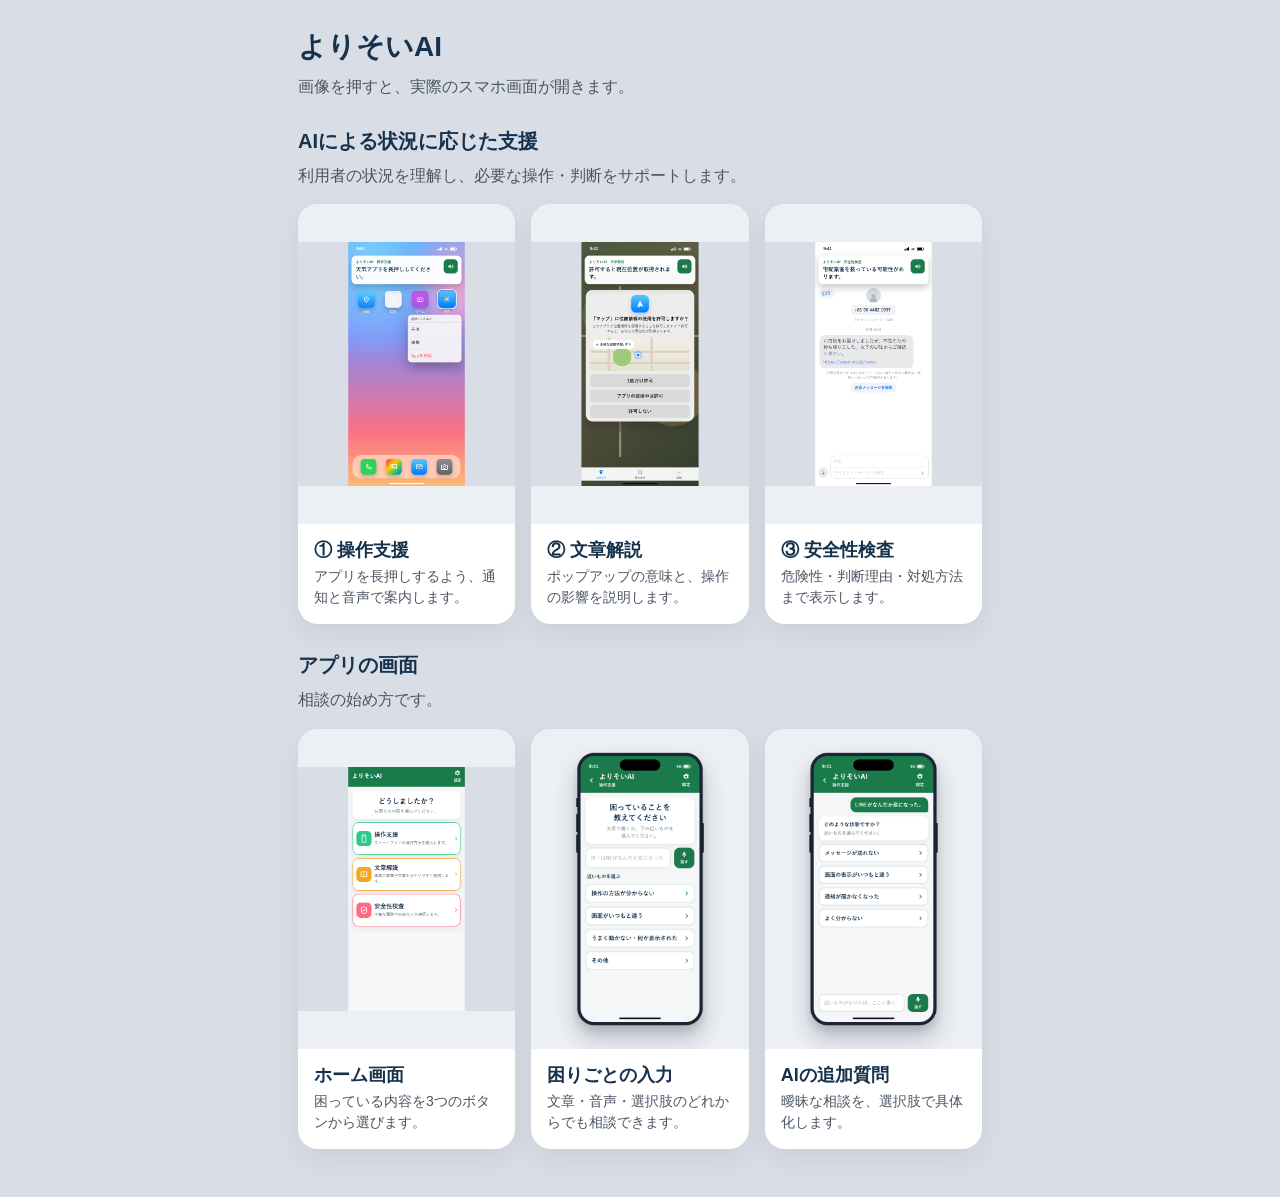
<file: index.html>
<!DOCTYPE html>
<html lang="ja">
<head>
  <meta charset="UTF-8">
  <meta name="viewport" content="width=device-width, initial-scale=1, viewport-fit=cover">
  <title>よりそいAI モックアップ</title>
  <link rel="stylesheet" href="app.css?v=9">
</head>
<body>
  <main class="gallery">
    <h1>よりそいAI</h1>
    <p class="lead">画像を押すと、実際のスマホ画面が開きます。</p>

    <h2 class="section">AIによる状況に応じた支援</h2>
    <p class="lead tight">利用者の状況を理解し、必要な操作・判断をサポートします。</p>
    <div class="cards">
      <a class="card" href="guide.html">
        <img src="thumbs/guide.png" alt="操作支援：アプリの削除">
        <div class="meta">
          <h2>① 操作支援</h2>
          <p>アプリを長押しするよう、通知と音声で案内します。</p>
        </div>
      </a>
      <a class="card" href="explain.html">
        <img src="thumbs/explain.png" alt="文章解説：位置情報の許可">
        <div class="meta">
          <h2>② 文章解説</h2>
          <p>ポップアップの意味と、操作の影響を説明します。</p>
        </div>
      </a>
      <a class="card" href="safety.html">
        <img src="thumbs/safety.png" alt="安全性検査：不審なSMS">
        <div class="meta">
          <h2>③ 安全性検査</h2>
          <p>危険性・判断理由・対処方法まで表示します。</p>
        </div>
      </a>
    </div>

    <h2 class="section">アプリの画面</h2>
    <p class="lead tight">相談の始め方です。</p>
    <div class="cards">
      <a class="card" href="home.html">
        <img src="thumbs/home.png" alt="ホーム画面">
        <div class="meta">
          <h2>ホーム画面</h2>
          <p>困っている内容を3つのボタンから選びます。</p>
        </div>
      </a>
      <a class="card" href="consult.html">
        <img src="thumbs/consult.png" alt="困りごとの入力">
        <div class="meta">
          <h2>困りごとの入力</h2>
          <p>文章・音声・選択肢のどれからでも相談できます。</p>
        </div>
      </a>
      <a class="card" href="followup.html">
        <img src="thumbs/followup.png" alt="AIの追加質問">
        <div class="meta">
          <h2>AIの追加質問</h2>
          <p>曖昧な相談を、選択肢で具体化します。</p>
        </div>
      </a>
    </div>
  </main>
</body>
</html>
</file>
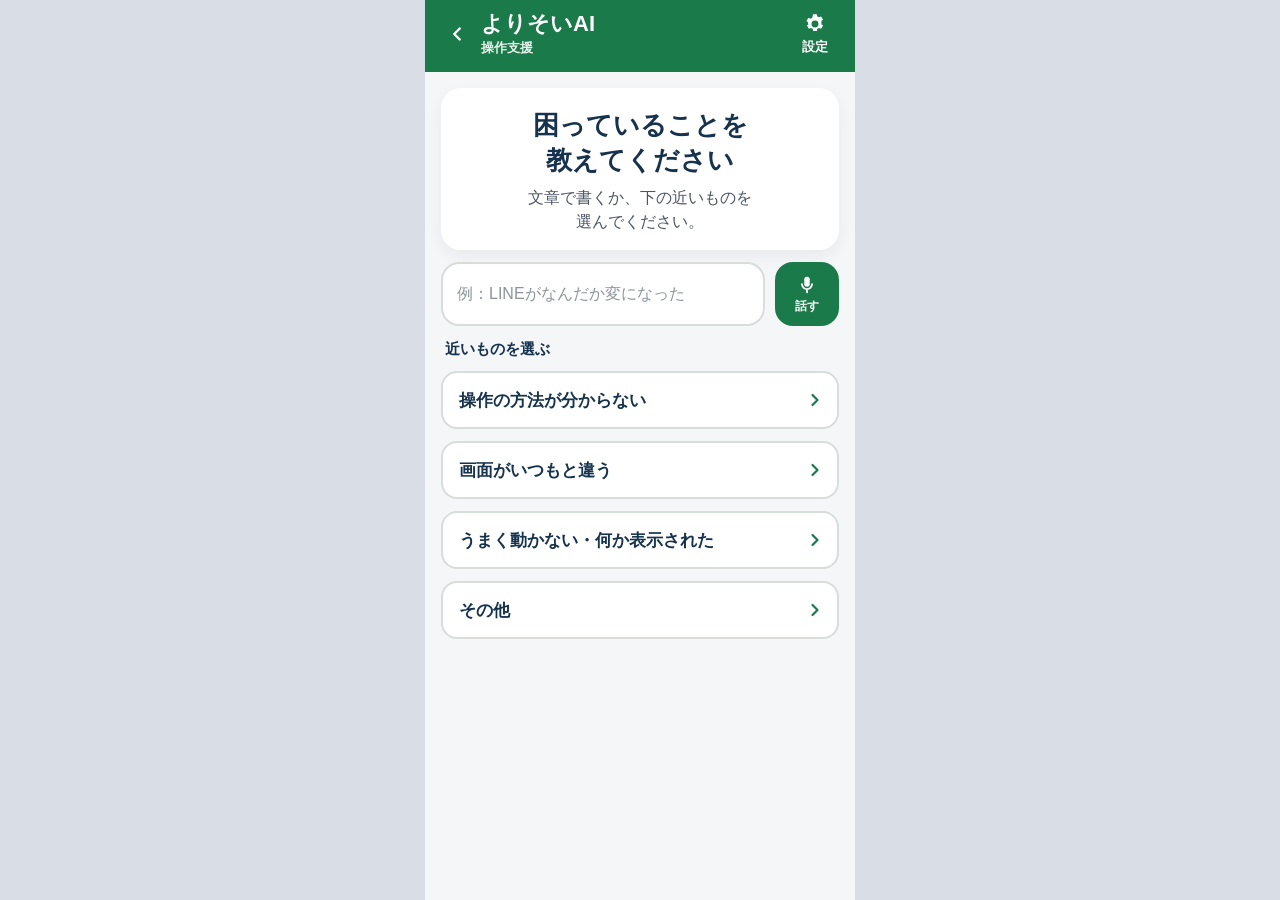
<file: consult.html>
<!DOCTYPE html>
<html lang="ja">
<head>
  <meta charset="UTF-8">
  <meta name="viewport" content="width=device-width, initial-scale=1, viewport-fit=cover">
  <meta name="apple-mobile-web-app-capable" content="yes">
  <title>よりそいAI｜操作支援</title>
  <link rel="stylesheet" href="app.css?v=9">
</head>
<body>
  <main class="phone">
    <div class="top">
      <header class="appbar">
        <a class="back" href="home.html" aria-label="ホームに戻る">
          <svg width="22" height="22" viewBox="0 0 24 24"><path d="M15 6l-6 6 6 6" fill="none" stroke="#fff" stroke-width="2.6" stroke-linecap="round" stroke-linejoin="round"/></svg>
        </a>
        <div>
          <p class="app-name">よりそいAI</p>
          <p class="screen-name">操作支援</p>
        </div>
        <button type="button" class="settings" aria-label="設定・利用情報">
          <svg width="24" height="24" viewBox="0 0 24 24"><path fill="#fff" d="M10.1 2.3h3.8l.35 2.15c.62.2 1.2.5 1.73.9l2.15-.85 1.9 3.25-1.75 1.35c.12.5.2 1.02.2 1.55s-.08 1.05-.2 1.55l1.75 1.35-1.9 3.25-2.15-.85c-.53.4-1.11.7-1.73.9l-.35 2.15h-3.8l-.35-2.15c-.62-.2-1.2-.5-1.73-.9l-2.15.85-1.9-3.25 1.75-1.35A6.7 6.7 0 0 1 5 12c0-.53.08-1.05.2-1.55L3.45 9.1l1.9-3.25 2.15.85c.53-.4 1.11-.7 1.73-.9L10.1 2.3Zm1.9 6.3A3.4 3.4 0 1 0 12 15.5 3.4 3.4 0 0 0 12 8.6Z"/></svg>
          <span>設定</span>
        </button>
      </header>
    </div>
    <div class="body">
      <div class="hero">
        <h1>困っていることを<br>教えてください</h1>
        <p>文章で書くか、下の近いものを<br>選んでください。</p>
      </div>
      <div class="compose">
        <a class="field" href="followup.html">例：LINEがなんだか変になった</a>
        <a class="mic" href="followup.html" aria-label="音声で話す">
          <svg width="22" height="22" viewBox="0 0 24 24" aria-hidden="true"><rect x="9" y="3" width="6" height="11" rx="3" fill="#fff"/><path d="M6.5 11a5.5 5.5 0 0 0 11 0M12 16.5V20" fill="none" stroke="#fff" stroke-width="2" stroke-linecap="round"/></svg>
          話す
        </a>
      </div>
      <p class="label">近いものを選ぶ</p>
      <a class="choice" href="followup.html">操作の方法が分からない<svg viewBox="0 0 24 24" aria-hidden="true"><path d="M9 6l6 6-6 6" fill="none" stroke="currentColor" stroke-width="2.6" stroke-linecap="round" stroke-linejoin="round"/></svg></a>
      <a class="choice" href="followup.html">画面がいつもと違う<svg viewBox="0 0 24 24" aria-hidden="true"><path d="M9 6l6 6-6 6" fill="none" stroke="currentColor" stroke-width="2.6" stroke-linecap="round" stroke-linejoin="round"/></svg></a>
      <a class="choice" href="followup.html">うまく動かない・何か表示された<svg viewBox="0 0 24 24" aria-hidden="true"><path d="M9 6l6 6-6 6" fill="none" stroke="currentColor" stroke-width="2.6" stroke-linecap="round" stroke-linejoin="round"/></svg></a>
      <a class="choice" href="followup.html">その他<svg viewBox="0 0 24 24" aria-hidden="true"><path d="M9 6l6 6-6 6" fill="none" stroke="currentColor" stroke-width="2.6" stroke-linecap="round" stroke-linejoin="round"/></svg></a>
    </div>
  </main>
</body>
</html>
</file>
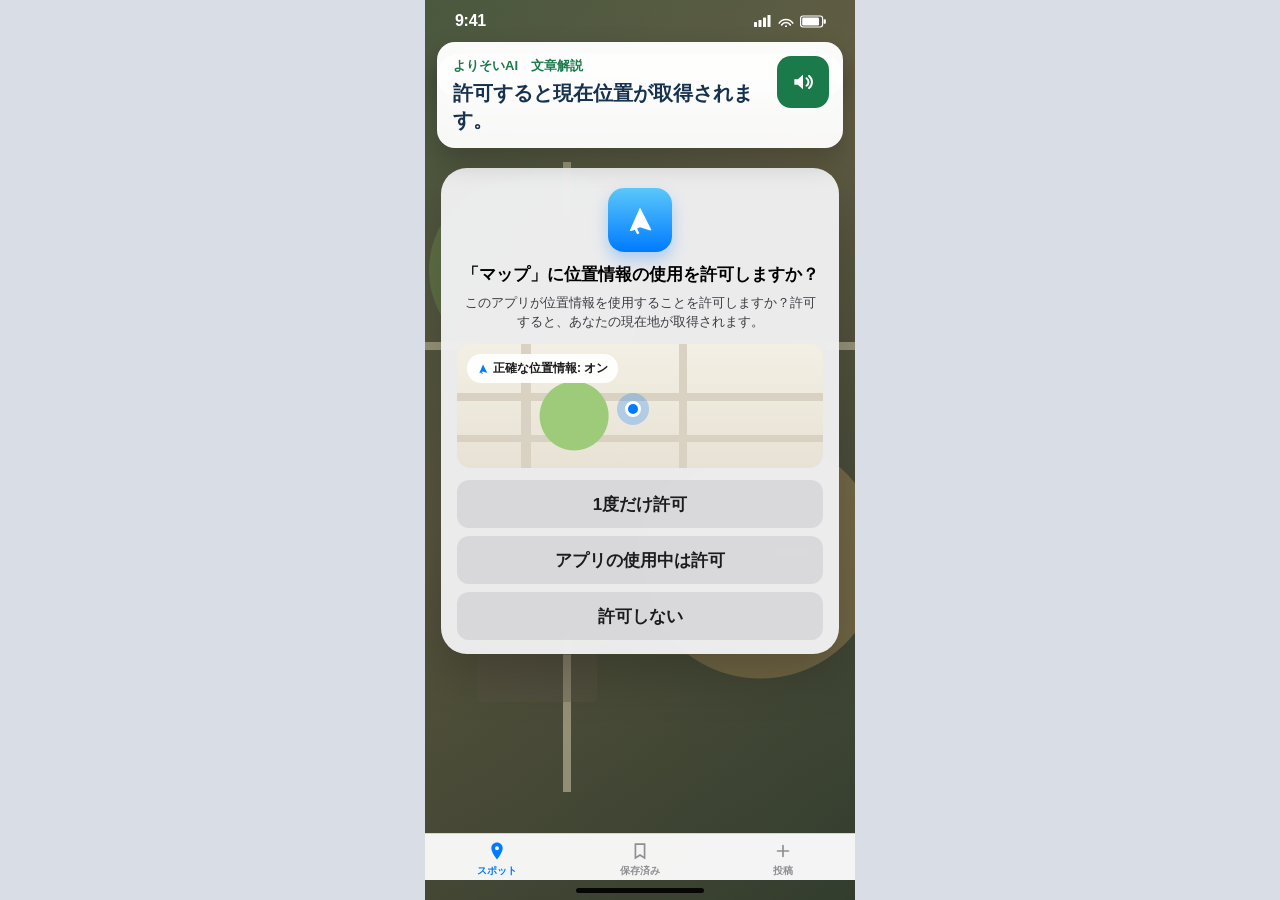
<file: explain.html>
<!DOCTYPE html>
<html lang="ja">
<head>
  <meta charset="UTF-8">
  <meta name="viewport" content="width=device-width, initial-scale=1, viewport-fit=cover">
  <meta name="apple-mobile-web-app-capable" content="yes">
  <title>よりそいAI｜文章解説</title>
  <link rel="stylesheet" href="app.css?v=12">
</head>
<body>
  <main class="phone scene">
    <div class="maps" aria-hidden="true">
      <span class="street s1"></span>
      <span class="street s2"></span>
      <span class="street s3"></span>
      <span class="block" style="left:8%;top:20%;width:18%;height:12%"></span>
      <span class="block" style="left:58%;top:24%;width:22%;height:14%"></span>
      <span class="block" style="left:12%;top:68%;width:28%;height:10%"></span>
    </div>
    <div class="ios-status light">
      <span>9:41</span>
      <div class="right" aria-hidden="true">
        <svg width="18" height="12" viewBox="0 0 18 12"><rect x="0" y="7" width="3" height="5" rx="0.6" fill="#fff"/><rect x="4.5" y="5" width="3" height="7" rx="0.6" fill="#fff"/><rect x="9" y="2.5" width="3" height="9.5" rx="0.6" fill="#fff"/><rect x="13.5" y="0" width="3" height="12" rx="0.6" fill="#fff"/></svg>
        <svg width="16" height="12" viewBox="0 0 16 12"><path d="M1.2 8.2a8.2 8.2 0 0 1 13.6 0M3.6 10a5.2 5.2 0 0 1 8.8 0" fill="none" stroke="#fff" stroke-width="1.5" stroke-linecap="round"/><circle cx="8" cy="11.2" r="1" fill="#fff"/></svg>
        <svg width="27" height="13" viewBox="0 0 27 13"><rect x="0.6" y="1" width="22" height="11" rx="2.4" stroke="#fff" fill="none" stroke-width="1.2"/><rect x="2.2" y="2.6" width="16.8" height="7.8" rx="1.2" fill="#fff"/><rect x="23.6" y="4.2" width="2.2" height="4.6" rx="0.7" fill="#fff"/></svg>
      </div>
    </div>
    <section class="coach" aria-label="よりそいAIの解説">
      <div>
        <p class="who">よりそいAI　文章解説</p>
        <h2>許可すると現在位置が取得されます。</h2>
      </div>
      <button type="button" class="speak" aria-label="音声で詳しく説明">
        <svg width="26" height="26" viewBox="0 0 24 24" aria-hidden="true"><path d="M4 9.5v5h3.2L12 18.6V5.4L7.2 9.5H4z" fill="#fff"/><path d="M15.2 8.5a4.2 4.2 0 0 1 0 7M17.6 6.4a7.2 7.2 0 0 1 0 11.2" fill="none" stroke="#fff" stroke-width="1.8" stroke-linecap="round"/></svg>
      </button>
    </section>
    <div class="search-ios">
      <svg class="mag" width="18" height="18" viewBox="0 0 24 24" aria-hidden="true"><circle cx="11" cy="11" r="6.2" fill="none" stroke="currentColor" stroke-width="2"/><path d="M16 16.5 21 21.5" fill="none" stroke="currentColor" stroke-width="2" stroke-linecap="round"/></svg>
      <b>ここで検索</b>
      <span class="search-tools" aria-hidden="true">
        <svg width="18" height="18" viewBox="0 0 24 24"><rect x="9" y="3" width="6" height="11" rx="3" fill="none" stroke="currentColor" stroke-width="1.8"/><path d="M6.5 11a5.5 5.5 0 0 0 11 0M12 16.5V20" fill="none" stroke="currentColor" stroke-width="1.8" stroke-linecap="round"/></svg>
      </span>
    </div>
    <section class="sheet" aria-label="位置情報の許可ポップアップ">
      <div class="app-ico" aria-hidden="true">
        <svg width="34" height="34" viewBox="0 0 24 24"><path fill="#fff" d="M12 3.2 4.8 19.4l.9.4 2.6-1 1.7 3.3 1.6-.8-1.7-3.3L12 17.2l7.2 2.2.9-.4L12 3.2z"/></svg>
      </div>
      <h1>「マップ」に位置情報の使用を許可しますか？</h1>
      <p class="desc">このアプリが位置情報を使用することを許可しますか？許可すると、あなたの現在地が取得されます。</p>
      <div class="mini-map" aria-hidden="true">
        <span class="precise">
          <svg width="12" height="12" viewBox="0 0 24 24" aria-hidden="true"><path fill="#007aff" d="M12 3.2 4.8 19.4l.9.4 2.6-1 1.7 3.3 1.6-.8-1.7-3.3L12 17.2l7.2 2.2.9-.4L12 3.2z"/></svg>
          正確な位置情報: オン
        </span>
        <span class="dot"></span>
      </div>
      <div class="sheet-btns">
        <span>1度だけ許可</span>
        <span>アプリの使用中は許可</span>
        <span>許可しない</span>
      </div>
    </section>
    <div class="map-tabs" aria-hidden="true">
      <span class="on">
        <svg viewBox="0 0 24 24"><path fill="currentColor" d="M12 2.8c-3.4 0-6.2 2.6-6.2 6.1 0 4.6 6.2 12.3 6.2 12.3s6.2-7.7 6.2-12.3c0-3.5-2.8-6.1-6.2-6.1zm0 8.3a2.2 2.2 0 1 1 0-4.4 2.2 2.2 0 0 1 0 4.4z"/></svg>
        スポット
      </span>
      <span>
        <svg viewBox="0 0 24 24"><path fill="none" stroke="currentColor" stroke-width="1.8" d="M7 4.5h10v15l-5-3.2-5 3.2z"/></svg>
        保存済み
      </span>
      <span>
        <svg viewBox="0 0 24 24"><path fill="none" stroke="currentColor" stroke-width="1.8" stroke-linecap="round" d="M12 6v12M6 12h12"/></svg>
        投稿
      </span>
    </div>
    <div class="home-ind" aria-hidden="true"><span></span></div>
  </main>
</body>
</html>
</file>
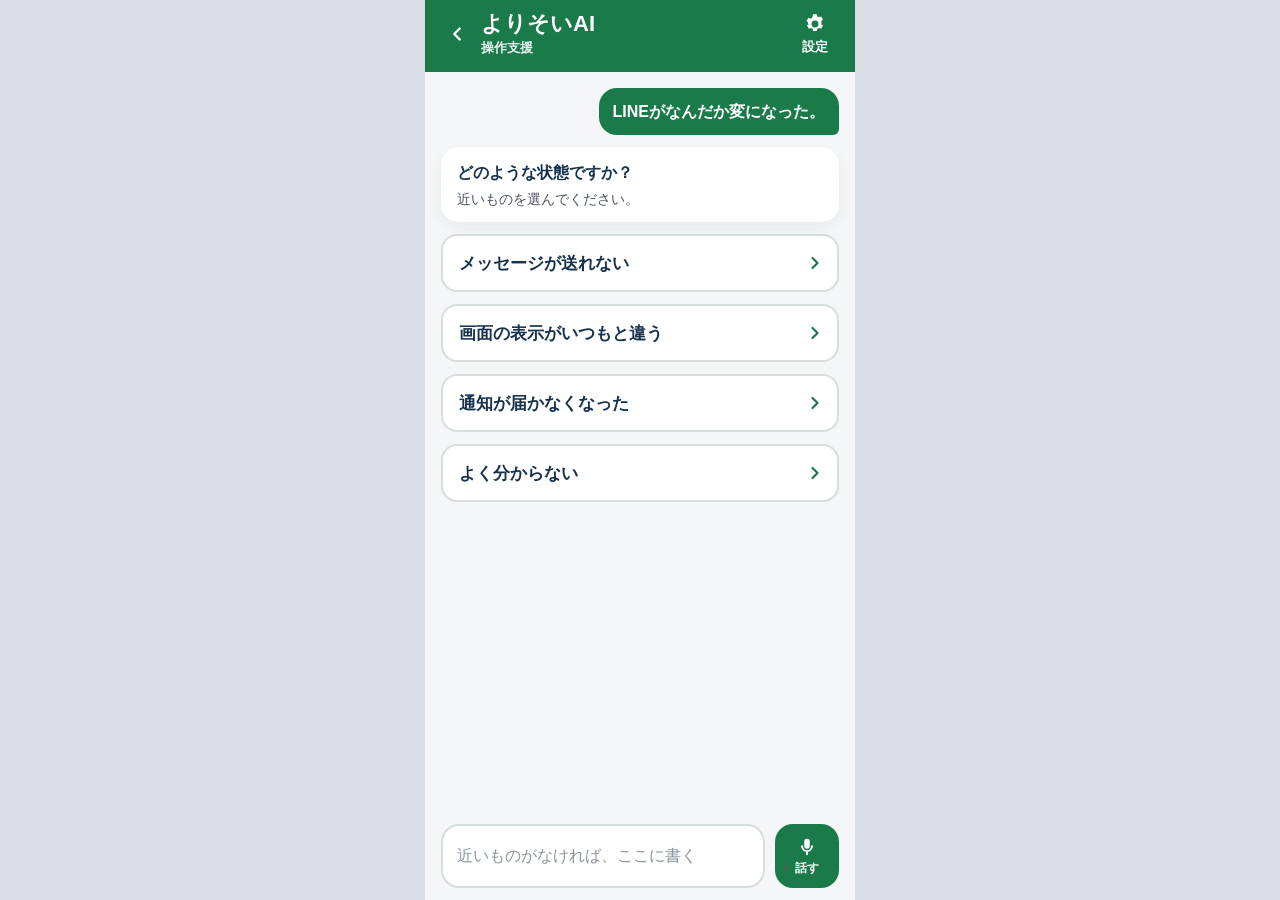
<file: followup.html>
<!DOCTYPE html>
<html lang="ja">
<head>
  <meta charset="UTF-8">
  <meta name="viewport" content="width=device-width, initial-scale=1, viewport-fit=cover">
  <meta name="apple-mobile-web-app-capable" content="yes">
  <title>よりそいAI｜操作支援</title>
  <link rel="stylesheet" href="app.css?v=9">
</head>
<body>
  <main class="phone">
    <div class="top">
      <header class="appbar">
        <a class="back" href="consult.html" aria-label="前の画面に戻る">
          <svg width="22" height="22" viewBox="0 0 24 24"><path d="M15 6l-6 6 6 6" fill="none" stroke="#fff" stroke-width="2.6" stroke-linecap="round" stroke-linejoin="round"/></svg>
        </a>
        <div>
          <p class="app-name">よりそいAI</p>
          <p class="screen-name">操作支援</p>
        </div>
        <button type="button" class="settings" aria-label="設定・利用情報">
          <svg width="24" height="24" viewBox="0 0 24 24"><path fill="#fff" d="M10.1 2.3h3.8l.35 2.15c.62.2 1.2.5 1.73.9l2.15-.85 1.9 3.25-1.75 1.35c.12.5.2 1.02.2 1.55s-.08 1.05-.2 1.55l1.75 1.35-1.9 3.25-2.15-.85c-.53.4-1.11.7-1.73.9l-.35 2.15h-3.8l-.35-2.15c-.62-.2-1.2-.5-1.73-.9l-2.15.85-1.9-3.25 1.75-1.35A6.7 6.7 0 0 1 5 12c0-.53.08-1.05.2-1.55L3.45 9.1l1.9-3.25 2.15.85c.53-.4 1.11-.7 1.73-.9L10.1 2.3Zm1.9 6.3A3.4 3.4 0 1 0 12 15.5 3.4 3.4 0 0 0 12 8.6Z"/></svg>
          <span>設定</span>
        </button>
      </header>
    </div>
    <div class="chat">
      <div class="user">LINEがなんだか変になった。</div>
      <div class="ai">
        <p>どのような状態ですか？</p>
        <p class="sub">近いものを選んでください。</p>
      </div>
      <a class="choice" href="#">メッセージが送れない<svg viewBox="0 0 24 24" aria-hidden="true"><path d="M9 6l6 6-6 6" fill="none" stroke="currentColor" stroke-width="2.6" stroke-linecap="round" stroke-linejoin="round"/></svg></a>
      <a class="choice" href="#">画面の表示がいつもと違う<svg viewBox="0 0 24 24" aria-hidden="true"><path d="M9 6l6 6-6 6" fill="none" stroke="currentColor" stroke-width="2.6" stroke-linecap="round" stroke-linejoin="round"/></svg></a>
      <a class="choice" href="#">通知が届かなくなった<svg viewBox="0 0 24 24" aria-hidden="true"><path d="M9 6l6 6-6 6" fill="none" stroke="currentColor" stroke-width="2.6" stroke-linecap="round" stroke-linejoin="round"/></svg></a>
      <a class="choice" href="#">よく分からない<svg viewBox="0 0 24 24" aria-hidden="true"><path d="M9 6l6 6-6 6" fill="none" stroke="currentColor" stroke-width="2.6" stroke-linecap="round" stroke-linejoin="round"/></svg></a>
    </div>
    <div class="composer">
      <div class="field">近いものがなければ、ここに書く</div>
      <button type="button" class="mic" aria-label="音声で話す">
        <svg width="22" height="22" viewBox="0 0 24 24" aria-hidden="true"><rect x="9" y="3" width="6" height="11" rx="3" fill="#fff"/><path d="M6.5 11a5.5 5.5 0 0 0 11 0M12 16.5V20" fill="none" stroke="#fff" stroke-width="2" stroke-linecap="round"/></svg>
        話す
      </button>
    </div>
  </main>
</body>
</html>
</file>
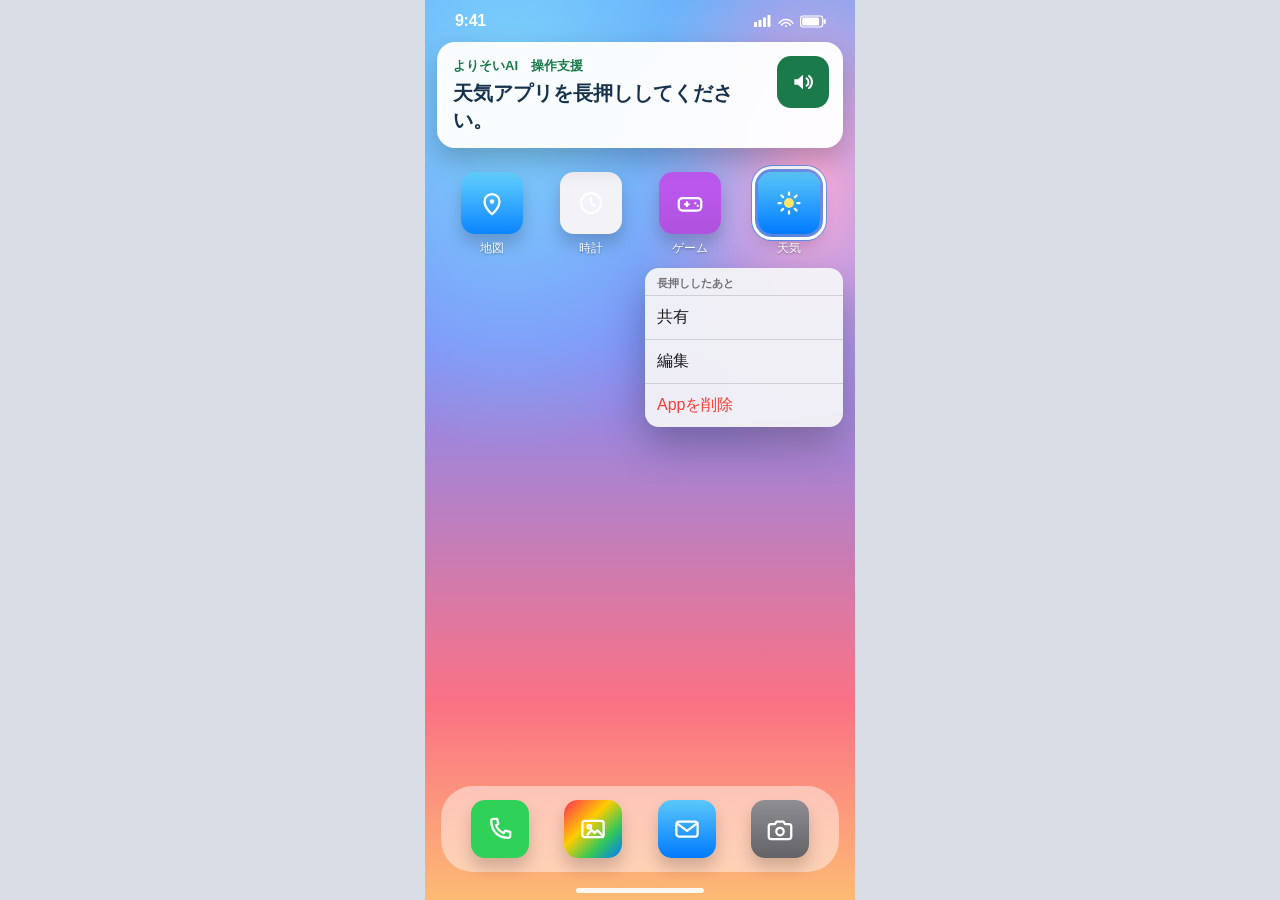
<file: guide.html>
<!DOCTYPE html>
<html lang="ja">
<head>
  <meta charset="UTF-8">
  <meta name="viewport" content="width=device-width, initial-scale=1, viewport-fit=cover">
  <meta name="apple-mobile-web-app-capable" content="yes">
  <title>よりそいAI｜操作支援</title>
  <link rel="stylesheet" href="app.css?v=12">
</head>
<body>
  <main class="phone scene">
    <div class="wallpaper" aria-hidden="true"></div>
    <div class="ios-status light">
      <span>9:41</span>
      <div class="right" aria-hidden="true">
        <svg width="18" height="12" viewBox="0 0 18 12"><rect x="0" y="7" width="3" height="5" rx="0.6" fill="#fff"/><rect x="4.5" y="5" width="3" height="7" rx="0.6" fill="#fff"/><rect x="9" y="2.5" width="3" height="9.5" rx="0.6" fill="#fff"/><rect x="13.5" y="0" width="3" height="12" rx="0.6" fill="#fff"/></svg>
        <svg width="16" height="12" viewBox="0 0 16 12"><path d="M1.2 8.2a8.2 8.2 0 0 1 13.6 0M3.6 10a5.2 5.2 0 0 1 8.8 0" fill="none" stroke="#fff" stroke-width="1.5" stroke-linecap="round"/><circle cx="8" cy="11.2" r="1" fill="#fff"/></svg>
        <svg width="27" height="13" viewBox="0 0 27 13"><rect x="0.6" y="1" width="22" height="11" rx="2.4" stroke="#fff" fill="none" stroke-width="1.2"/><rect x="2.2" y="2.6" width="16.8" height="7.8" rx="1.2" fill="#fff"/><rect x="23.6" y="4.2" width="2.2" height="4.6" rx="0.7" fill="#fff"/></svg>
      </div>
    </div>
    <section class="coach" aria-label="よりそいAIの案内">
      <div>
        <p class="who">よりそいAI　操作支援</p>
        <h2>天気アプリを長押ししてください。</h2>
      </div>
      <button type="button" class="speak" aria-label="音声で案内">
        <svg width="26" height="26" viewBox="0 0 24 24" aria-hidden="true"><path d="M4 9.5v5h3.2L12 18.6V5.4L7.2 9.5H4z" fill="#fff"/><path d="M15.2 8.5a4.2 4.2 0 0 1 0 7M17.6 6.4a7.2 7.2 0 0 1 0 11.2" fill="none" stroke="#fff" stroke-width="1.8" stroke-linecap="round"/></svg>
      </button>
    </section>
    <div class="home-grid" aria-label="iPhoneのホーム画面">
      <div class="tile"><span class="mark ico-map"><svg viewBox="0 0 24 24"><path d="M12 21s6-5.4 6-10.2A6 6 0 0 0 6 10.8C6 15.6 12 21 12 21z"/><circle cx="12" cy="10.8" r="1.8" fill="#fff" stroke="none"/></svg></span><span>地図</span></div>
      <div class="tile"><span class="mark ico-clock"><svg viewBox="0 0 24 24"><circle cx="12" cy="12" r="8"/><path d="M12 8v4.4l3 1.8"/></svg></span><span>時計</span></div>
      <div class="tile"><span class="mark ico-game"><svg viewBox="0 0 24 24"><rect x="3" y="8" width="18" height="10" rx="3"/><path d="M8 13h3M9.5 11.5v3M16.2 12.2h.1M18.2 14.2h.1"/></svg></span><span>ゲーム</span></div>
      <div class="tile target" aria-label="対象アプリ 天気">
        <span class="mark ico-weather"><svg viewBox="0 0 24 24"><circle cx="12" cy="12" r="4" fill="#ffe566" stroke="none"/><path d="M12 3.6v1.8M12 18.6v1.8M3.6 12h1.8M18.6 12h1.8M6 6l1.3 1.3M16.7 16.7 18 18M18 6l-1.3 1.3M7.3 16.7 6 18"/></svg></span>
        <span>天気</span>
      </div>
    </div>
    <aside class="inset" aria-label="長押しした後の画面">
      <p class="cap">長押ししたあと</p>
      <div class="row">共有</div>
      <div class="row">編集</div>
      <div class="row danger">Appを削除</div>
    </aside>
    <div class="dock" aria-hidden="true">
      <div class="tile"><span class="mark ico-call"><svg viewBox="0 0 24 24"><path d="M6.6 3.8h3.1l1 4.1-2 1.2a12.5 12.5 0 0 0 6.2 6.2l1.2-2 4.1 1v3.1c0 .9-.7 1.6-1.6 1.6C10.4 19 5 13.6 5 5.4 5 4.5 5.7 3.8 6.6 3.8z"/></svg></span><span>電話</span></div>
      <div class="tile"><span class="mark ico-photo"><svg viewBox="0 0 24 24"><rect x="3.5" y="5.5" width="17" height="13" rx="2"/><circle cx="9" cy="10.2" r="1.5"/><path d="m7.5 16.5 3.4-3.6 2.4 2.4 2.2-2.3 3.5 3.5"/></svg></span><span>写真</span></div>
      <div class="tile"><span class="mark ico-mail"><svg viewBox="0 0 24 24"><rect x="3.5" y="6" width="17" height="12" rx="2"/><path d="m4 7.5 8 6 8-6"/></svg></span><span>メール</span></div>
      <div class="tile"><span class="mark ico-cam"><svg viewBox="0 0 24 24"><path d="M8 8 9.4 6h5.2L16 8h3.2a1.8 1.8 0 0 1 1.8 1.8v8.4a1.8 1.8 0 0 1-1.8 1.8H4.8A1.8 1.8 0 0 1 3 18.2V9.8A1.8 1.8 0 0 1 4.8 8H8z"/><circle cx="12" cy="14" r="3"/></svg></span><span>カメラ</span></div>
    </div>
    <div class="home-ind light" aria-hidden="true"><span></span></div>
  </main>
</body>
</html>
</file>
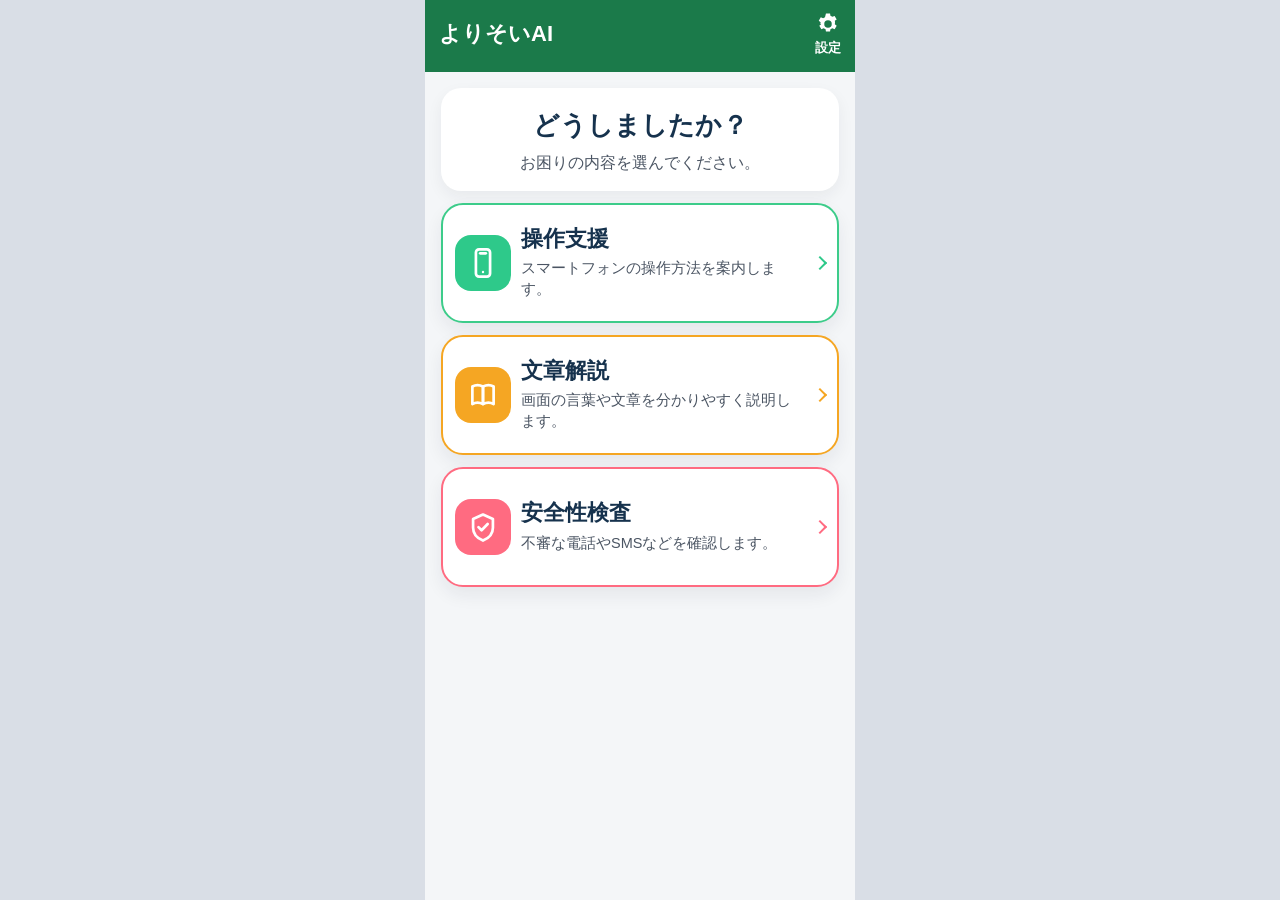
<file: home.html>
<!DOCTYPE html>
<html lang="ja">
<head>
  <meta charset="UTF-8">
  <meta name="viewport" content="width=device-width, initial-scale=1, viewport-fit=cover">
  <meta name="apple-mobile-web-app-capable" content="yes">
  <title>よりそいAI</title>
  <link rel="stylesheet" href="app.css?v=9">
</head>
<body>
  <main class="phone">
    <div class="top">
      <header class="appbar home">
        <p class="app-name">よりそいAI</p>
        <button type="button" class="settings" aria-label="設定・利用情報">
          <svg width="26" height="26" viewBox="0 0 24 24" aria-hidden="true"><path fill="#fff" d="M10.1 2.3h3.8l.35 2.15c.62.2 1.2.5 1.73.9l2.15-.85 1.9 3.25-1.75 1.35c.12.5.2 1.02.2 1.55s-.08 1.05-.2 1.55l1.75 1.35-1.9 3.25-2.15-.85c-.53.4-1.11.7-1.73.9l-.35 2.15h-3.8l-.35-2.15c-.62-.2-1.2-.5-1.73-.9l-2.15.85-1.9-3.25 1.75-1.35A6.7 6.7 0 0 1 5 12c0-.53.08-1.05.2-1.55L3.45 9.1l1.9-3.25 2.15.85c.53-.4 1.11-.7 1.73-.9L10.1 2.3Zm1.9 6.3A3.4 3.4 0 1 0 12 15.5 3.4 3.4 0 0 0 12 8.6Z"/></svg>
          <span>設定</span>
        </button>
      </header>
    </div>
    <div class="body">
      <div class="hero">
        <h1>どうしましたか？</h1>
        <p>お困りの内容を選んでください。</p>
      </div>
      <a class="action guide" href="guide.html">
        <span class="icon" aria-hidden="true"><svg viewBox="0 0 24 24"><rect x="7" y="2.4" width="10" height="19.2" rx="2.2"/><path d="M10 5.2h4"/><circle cx="12" cy="18.4" r="0.85" fill="#fff" stroke="none"/></svg></span>
        <span class="copy">
          <h2>操作支援</h2>
          <p>スマートフォンの操作方法を案内します。</p>
        </span>
        <span class="chev" aria-hidden="true"></span>
      </a>
      <a class="action text" href="explain.html">
        <span class="icon" aria-hidden="true"><svg viewBox="0 0 24 24"><path d="M4.5 6c2.3-1.3 4.7-1.4 7.5 0v12.4c-2.8-1.4-5.2-1.3-7.5 0V6z"/><path d="M19.5 6c-2.3-1.3-4.7-1.4-7.5 0v12.4c2.8-1.4 5.2-1.3 7.5 0V6z"/></svg></span>
        <span class="copy">
          <h2>文章解説</h2>
          <p>画面の言葉や文章を分かりやすく説明します。</p>
        </span>
        <span class="chev" aria-hidden="true"></span>
      </a>
      <a class="action safe" href="safety.html">
        <span class="icon" aria-hidden="true"><svg viewBox="0 0 24 24"><path d="M12 3.2 5 6.4v6.1c0 4.3 2.9 7.4 7 9.1 4.1-1.7 7-4.8 7-9.1V6.4L12 3.2z"/><path d="m8.8 12.1 2.2 2.2 4.3-4.4"/></svg></span>
        <span class="copy">
          <h2>安全性検査</h2>
          <p>不審な電話やSMSなどを確認します。</p>
        </span>
        <span class="chev" aria-hidden="true"></span>
      </a>
    </div>
  </main>
</body>
</html>
</file>
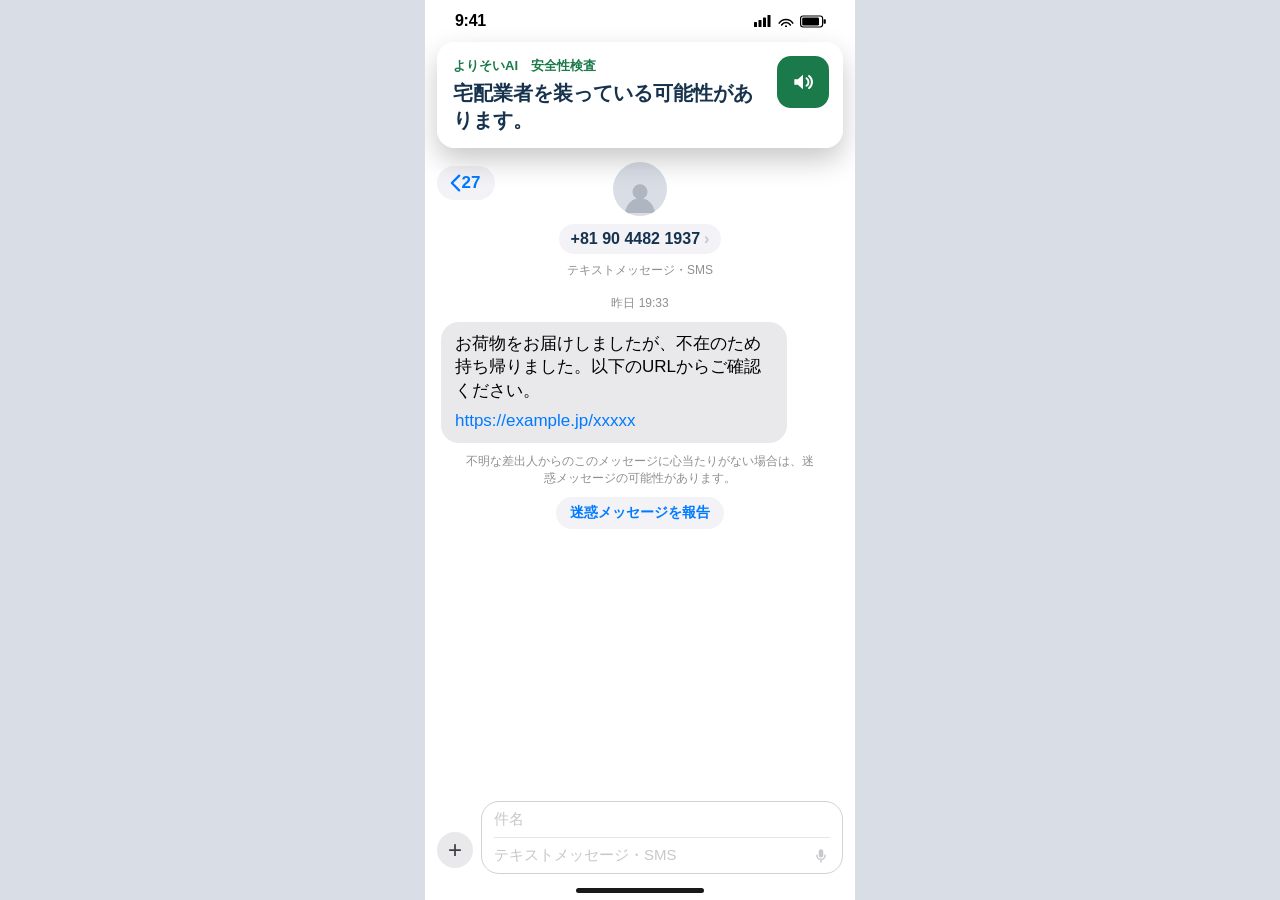
<file: safety.html>
<!DOCTYPE html>
<html lang="ja">
<head>
  <meta charset="UTF-8">
  <meta name="viewport" content="width=device-width, initial-scale=1, viewport-fit=cover">
  <meta name="apple-mobile-web-app-capable" content="yes">
  <title>よりそいAI｜安全性検査</title>
  <link rel="stylesheet" href="app.css?v=12">
</head>
<body>
  <main class="phone scene messages">
    <div class="ios-status dark">
      <span>9:41</span>
      <div class="right" aria-hidden="true">
        <svg width="18" height="12" viewBox="0 0 18 12"><rect x="0" y="7" width="3" height="5" rx="0.6" fill="#000"/><rect x="4.5" y="5" width="3" height="7" rx="0.6" fill="#000"/><rect x="9" y="2.5" width="3" height="9.5" rx="0.6" fill="#000"/><rect x="13.5" y="0" width="3" height="12" rx="0.6" fill="#000"/></svg>
        <svg width="16" height="12" viewBox="0 0 16 12"><path d="M1.2 8.2a8.2 8.2 0 0 1 13.6 0M3.6 10a5.2 5.2 0 0 1 8.8 0" fill="none" stroke="#000" stroke-width="1.5" stroke-linecap="round"/><circle cx="8" cy="11.2" r="1" fill="#000"/></svg>
        <svg width="27" height="13" viewBox="0 0 27 13"><rect x="0.6" y="1" width="22" height="11" rx="2.4" stroke="#000" fill="none" stroke-width="1.2"/><rect x="2.2" y="2.6" width="16.8" height="7.8" rx="1.2" fill="#000"/><rect x="23.6" y="4.2" width="2.2" height="4.6" rx="0.7" fill="#000"/></svg>
      </div>
    </div>
    <section class="coach" aria-label="よりそいAIの案内">
      <div>
        <p class="who">よりそいAI　安全性検査</p>
        <h2>宅配業者を装っている可能性があります。</h2>
      </div>
      <button type="button" class="speak" aria-label="音声で案内">
        <svg width="26" height="26" viewBox="0 0 24 24" aria-hidden="true"><path d="M4 9.5v5h3.2L12 18.6V5.4L7.2 9.5H4z" fill="#fff"/><path d="M15.2 8.5a4.2 4.2 0 0 1 0 7M17.6 6.4a7.2 7.2 0 0 1 0 11.2" fill="none" stroke="#fff" stroke-width="1.8" stroke-linecap="round"/></svg>
      </button>
    </section>
    <header class="imsg-head">
      <span class="imsg-back" aria-hidden="true">
        <svg width="11" height="18" viewBox="0 0 11 18"><path d="M9.2 1.6 1.8 9l7.4 7.4" fill="none" stroke="currentColor" stroke-width="2.2" stroke-linecap="round" stroke-linejoin="round"/></svg>
        27
      </span>
      <div class="avatar" aria-hidden="true">
        <svg viewBox="0 0 64 48"><circle cx="32" cy="14" r="12" fill="#aeb6c2"/><path d="M8 48c2-16 14-24 24-24s22 8 24 24" fill="#aeb6c2"/></svg>
      </div>
      <div class="num-pill">+81 90 4482 1937 <em>›</em></div>
      <p class="kind">テキストメッセージ・SMS</p>
    </header>
    <div class="thread">
      <p class="when">昨日 19:33</p>
      <div class="bubble">
        お荷物をお届けしましたが、不在のため持ち帰りました。以下のURLからご確認ください。
        <span class="url">https://example.jp/xxxxx</span>
      </div>
      <p class="warn">不明な差出人からのこのメッセージに心当たりがない場合は、迷惑メッセージの可能性があります。</p>
      <span class="report">迷惑メッセージを報告</span>
    </div>
    <div class="imsg-comp" aria-hidden="true">
      <div class="plus">+</div>
      <div class="comp-fields">
        <div class="sub">件名</div>
        <div class="comp-row">
          <span>テキストメッセージ・SMS</span>
          <svg width="18" height="18" viewBox="0 0 24 24"><rect x="9" y="3" width="6" height="11" rx="3" fill="#c7c7cc"/><path d="M6.5 11a5.5 5.5 0 0 0 11 0M12 16.5V20" fill="none" stroke="#c7c7cc" stroke-width="2" stroke-linecap="round"/></svg>
        </div>
      </div>
    </div>
    <div class="home-ind" aria-hidden="true"><span></span></div>
  </main>
</body>
</html>
</file>
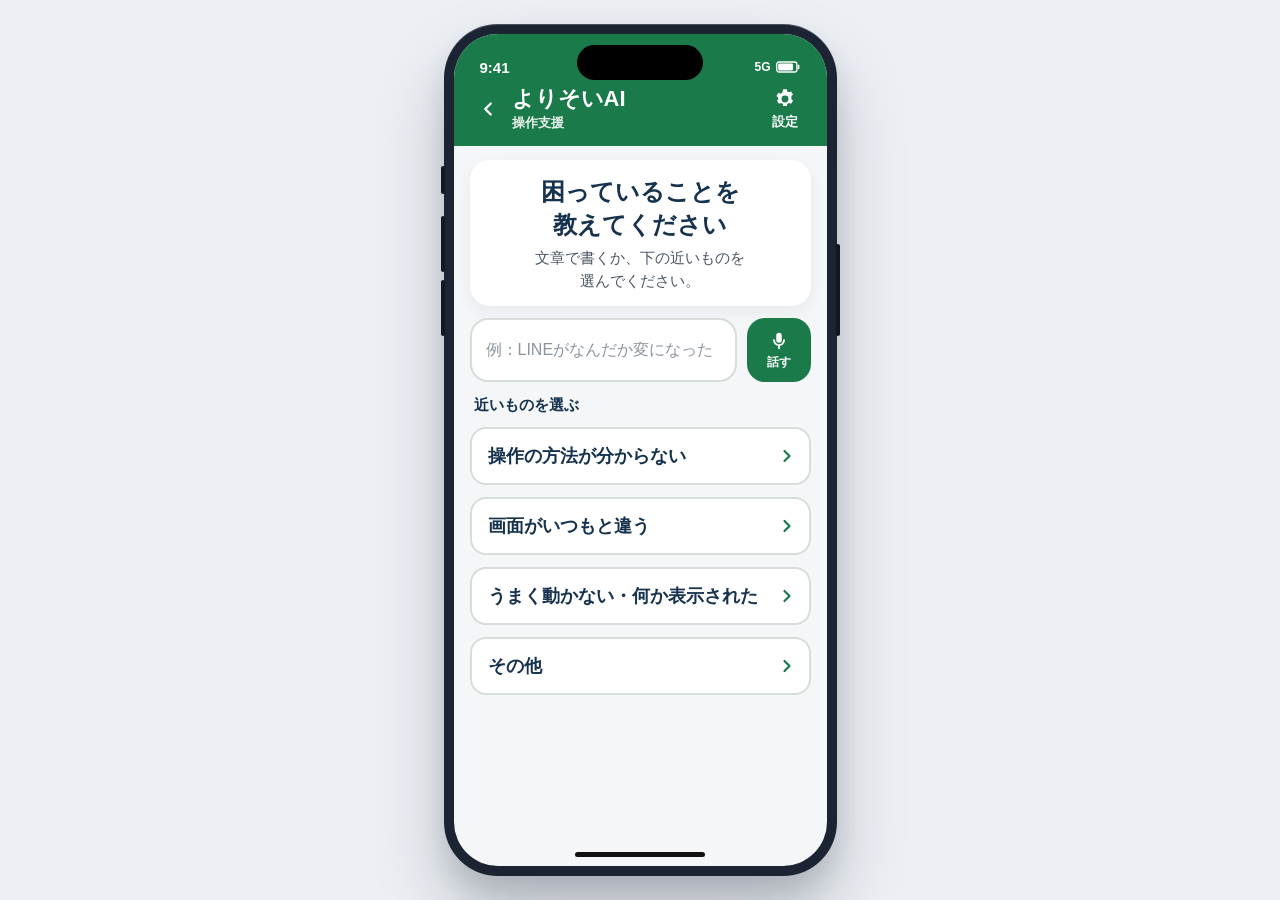
<file: mockups/consult-1.html>
<!DOCTYPE html>
<html lang="ja">
<head>
  <meta charset="UTF-8">
  <meta name="viewport" content="width=device-width, initial-scale=1">
  <title>よりそいAI｜操作支援</title>
  <style>
    * { box-sizing: border-box; margin: 0; padding: 0; }
    body {
      min-height: 100vh;
      display: grid;
      place-items: center;
      background: #eceff4;
      font-family: "Hiragino Sans", "Yu Gothic", "Yu Gothic UI", sans-serif;
    }
    .device {
      width: 393px;
      height: 852px;
      background: #1c2333;
      border-radius: 54px;
      padding: 10px;
      position: relative;
      box-shadow:
        0 18px 24px rgba(28, 35, 51, 0.12),
        0 40px 70px rgba(28, 35, 51, 0.22),
        inset 0 1px 0 rgba(255, 255, 255, 0.2);
    }
    .btn-l, .btn-l2, .btn-l3, .btn-r {
      position: absolute;
      background: #121722;
      width: 4px;
      border-radius: 2px;
    }
    .btn-l { left: -3px; top: 142px; height: 28px; }
    .btn-l2 { left: -3px; top: 192px; height: 56px; }
    .btn-l3 { left: -3px; top: 256px; height: 56px; }
    .btn-r { right: -3px; top: 220px; height: 92px; }
    .screen {
      height: 100%;
      border-radius: 44px;
      overflow: hidden;
      background: #f4f6f8;
      display: flex;
      flex-direction: column;
      position: relative;
    }
    .island {
      position: absolute;
      top: 11px;
      left: 50%;
      transform: translateX(-50%);
      width: 126px;
      height: 35px;
      background: #000;
      border-radius: 20px;
      z-index: 6;
    }
    .top {
      background: #1b7a4a;
      padding: 0 16px 14px;
      color: #fff;
    }
    .status {
      height: 52px;
      padding: 14px 10px 0;
      display: flex;
      justify-content: space-between;
      align-items: center;
      font-size: 15px;
      font-weight: 700;
    }
    .status-right { display: flex; align-items: center; gap: 5px; }
    .fiveg { font-size: 12px; font-weight: 800; }
    .appbar {
      display: grid;
      grid-template-columns: 36px 1fr 52px;
      align-items: center;
      gap: 6px;
    }
    .back {
      width: 36px;
      height: 36px;
      border: 0;
      background: transparent;
      color: #fff;
      display: grid;
      place-items: center;
    }
    .titles { text-align: left; }
    .app-name { font-size: 22px; font-weight: 700; line-height: 1.2; }
    .screen-name { font-size: 13px; font-weight: 700; opacity: 0.9; margin-top: 2px; }
    .settings {
      border: 0;
      background: transparent;
      color: #fff;
      font-family: inherit;
      display: flex;
      flex-direction: column;
      align-items: center;
      gap: 2px;
    }
    .settings span { font-size: 13px; font-weight: 700; }
    .body {
      flex: 1;
      padding: 14px 16px 0;
      display: flex;
      flex-direction: column;
      gap: 12px;
    }
    .hero {
      background: #fff;
      border-radius: 20px;
      padding: 16px 16px 14px;
      text-align: center;
      box-shadow: 0 6px 16px rgba(28, 35, 51, 0.06);
    }
    .hero h1 {
      font-size: 24px;
      font-weight: 700;
      color: #16324d;
      margin-bottom: 6px;
      line-height: 1.35;
    }
    .hero p { font-size: 15px; color: #4b5563; line-height: 1.5; }
    .compose {
      display: grid;
      grid-template-columns: 1fr 64px;
      gap: 10px;
      align-items: stretch;
    }
    .field {
      min-height: 64px;
      border: 2px solid #d7ddd8;
      background: #fff;
      border-radius: 18px;
      padding: 12px 14px;
      font-size: 16px;
      color: #8b949e;
      display: flex;
      align-items: center;
      line-height: 1.4;
    }
    .mic {
      border: 0;
      background: #1b7a4a;
      color: #fff;
      border-radius: 18px;
      display: flex;
      flex-direction: column;
      align-items: center;
      justify-content: center;
      gap: 2px;
      font-family: inherit;
      font-size: 12px;
      font-weight: 700;
    }
    .label {
      font-size: 15px;
      font-weight: 700;
      color: #16324d;
      padding: 2px 4px 0;
    }
    .choice {
      appearance: none;
      width: 100%;
      min-height: 58px;
      border: 2px solid #d7ddd8;
      background: #fff;
      border-radius: 16px;
      padding: 0 12px 0 16px;
      display: flex;
      align-items: center;
      justify-content: space-between;
      text-align: left;
      font-family: inherit;
      font-size: 18px;
      font-weight: 700;
      color: #16324d;
    }
    .choice svg { width: 20px; height: 20px; color: #1b7a4a; flex-shrink: 0; }
    .home-bar { height: 24px; display: grid; place-items: center; }
    .home-bar span { width: 130px; height: 5px; background: #111; border-radius: 99px; }
  </style>
</head>
<body>
  <main class="device" aria-label="よりそいAI 操作支援の相談画面">
    <span class="btn-l"></span><span class="btn-l2"></span><span class="btn-l3"></span><span class="btn-r"></span>
    <section class="screen">
      <div class="island" aria-hidden="true"></div>
      <div class="top">
        <div class="status">
          <span>9:41</span>
          <div class="status-right" aria-hidden="true">
            <span class="fiveg">5G</span>
            <svg width="25" height="12" viewBox="0 0 25 12"><rect x="0.7" y="1" width="20.2" height="10" rx="2.2" stroke="#fff" fill="none" stroke-width="1.3"/><rect x="2.2" y="2.5" width="14.8" height="7" rx="1.1" fill="#fff"/><rect x="21.6" y="3.8" width="1.8" height="4.4" rx="0.6" fill="#fff"/></svg>
          </div>
        </div>
        <header class="appbar">
          <button type="button" class="back" aria-label="ホームに戻る">
            <svg width="22" height="22" viewBox="0 0 24 24"><path d="M15 6l-6 6 6 6" fill="none" stroke="#fff" stroke-width="2.6" stroke-linecap="round" stroke-linejoin="round"/></svg>
          </button>
          <div class="titles">
            <p class="app-name">よりそいAI</p>
            <p class="screen-name">操作支援</p>
          </div>
          <button type="button" class="settings" aria-label="設定・利用情報">
            <svg width="24" height="24" viewBox="0 0 24 24"><path fill="#fff" d="M10.1 2.3h3.8l.35 2.15c.62.2 1.2.5 1.73.9l2.15-.85 1.9 3.25-1.75 1.35c.12.5.2 1.02.2 1.55s-.08 1.05-.2 1.55l1.75 1.35-1.9 3.25-2.15-.85c-.53.4-1.11.7-1.73.9l-.35 2.15h-3.8l-.35-2.15c-.62-.2-1.2-.5-1.73-.9l-2.15.85-1.9-3.25 1.75-1.35A6.7 6.7 0 0 1 5 12c0-.53.08-1.05.2-1.55L3.45 9.1l1.9-3.25 2.15.85c.53-.4 1.11-.7 1.73-.9L10.1 2.3Zm1.9 6.3A3.4 3.4 0 1 0 12 15.5 3.4 3.4 0 0 0 12 8.6Z"/></svg>
            <span>設定</span>
          </button>
        </header>
      </div>
      <div class="body">
        <div class="hero">
          <h1>困っていることを<br>教えてください</h1>
          <p>文章で書くか、下の近いものを<br>選んでください。</p>
        </div>
        <div class="compose">
          <div class="field">例：LINEがなんだか変になった</div>
          <button type="button" class="mic" aria-label="音声で話す">
            <svg width="22" height="22" viewBox="0 0 24 24" aria-hidden="true"><rect x="9" y="3" width="6" height="11" rx="3" fill="#fff"/><path d="M6.5 11a5.5 5.5 0 0 0 11 0M12 16.5V20" fill="none" stroke="#fff" stroke-width="2" stroke-linecap="round"/></svg>
            話す
          </button>
        </div>
        <p class="label">近いものを選ぶ</p>
        <button type="button" class="choice">操作の方法が分からない<svg viewBox="0 0 24 24" aria-hidden="true"><path d="M9 6l6 6-6 6" fill="none" stroke="currentColor" stroke-width="2.6" stroke-linecap="round" stroke-linejoin="round"/></svg></button>
        <button type="button" class="choice">画面がいつもと違う<svg viewBox="0 0 24 24" aria-hidden="true"><path d="M9 6l6 6-6 6" fill="none" stroke="currentColor" stroke-width="2.6" stroke-linecap="round" stroke-linejoin="round"/></svg></button>
        <button type="button" class="choice">うまく動かない・何か表示された<svg viewBox="0 0 24 24" aria-hidden="true"><path d="M9 6l6 6-6 6" fill="none" stroke="currentColor" stroke-width="2.6" stroke-linecap="round" stroke-linejoin="round"/></svg></button>
        <button type="button" class="choice">その他<svg viewBox="0 0 24 24" aria-hidden="true"><path d="M9 6l6 6-6 6" fill="none" stroke="currentColor" stroke-width="2.6" stroke-linecap="round" stroke-linejoin="round"/></svg></button>
      </div>
      <div class="home-bar" aria-hidden="true"><span></span></div>
    </section>
  </main>
</body>
</html>
</file>
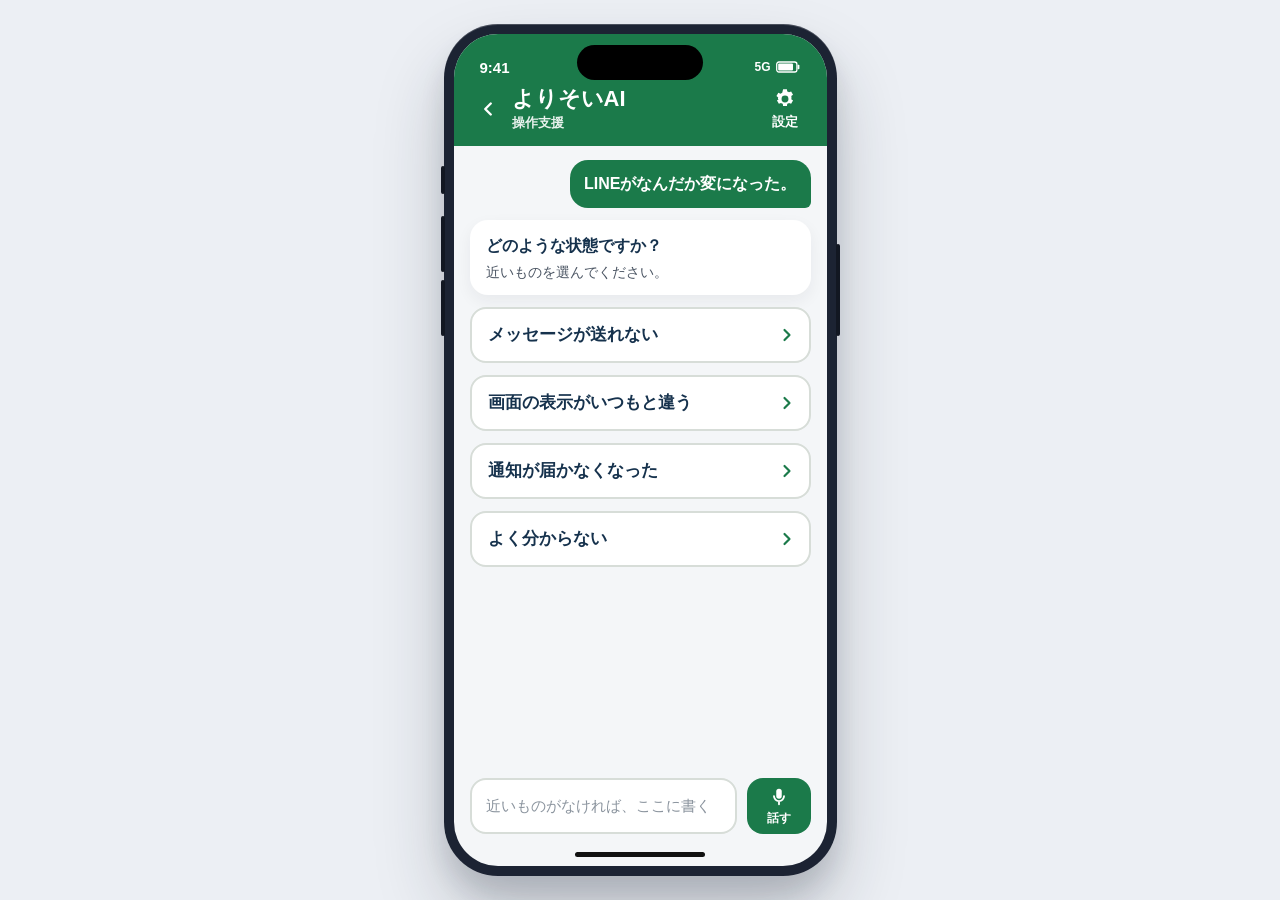
<file: mockups/consult-2.html>
<!DOCTYPE html>
<html lang="ja">
<head>
  <meta charset="UTF-8">
  <meta name="viewport" content="width=device-width, initial-scale=1">
  <title>よりそいAI｜操作支援</title>
  <style>
    * { box-sizing: border-box; margin: 0; padding: 0; }
    body {
      min-height: 100vh;
      display: grid;
      place-items: center;
      background: #eceff4;
      font-family: "Hiragino Sans", "Yu Gothic", "Yu Gothic UI", sans-serif;
    }
    .device {
      width: 393px;
      height: 852px;
      background: #1c2333;
      border-radius: 54px;
      padding: 10px;
      position: relative;
      box-shadow:
        0 18px 24px rgba(28, 35, 51, 0.12),
        0 40px 70px rgba(28, 35, 51, 0.22),
        inset 0 1px 0 rgba(255, 255, 255, 0.2);
    }
    .btn-l, .btn-l2, .btn-l3, .btn-r {
      position: absolute;
      background: #121722;
      width: 4px;
      border-radius: 2px;
    }
    .btn-l { left: -3px; top: 142px; height: 28px; }
    .btn-l2 { left: -3px; top: 192px; height: 56px; }
    .btn-l3 { left: -3px; top: 256px; height: 56px; }
    .btn-r { right: -3px; top: 220px; height: 92px; }
    .screen {
      height: 100%;
      border-radius: 44px;
      overflow: hidden;
      background: #f4f6f8;
      display: flex;
      flex-direction: column;
      position: relative;
    }
    .island {
      position: absolute;
      top: 11px;
      left: 50%;
      transform: translateX(-50%);
      width: 126px;
      height: 35px;
      background: #000;
      border-radius: 20px;
      z-index: 6;
    }
    .top {
      background: #1b7a4a;
      padding: 0 16px 14px;
      color: #fff;
    }
    .status {
      height: 52px;
      padding: 14px 10px 0;
      display: flex;
      justify-content: space-between;
      align-items: center;
      font-size: 15px;
      font-weight: 700;
    }
    .status-right { display: flex; align-items: center; gap: 5px; }
    .fiveg { font-size: 12px; font-weight: 800; }
    .appbar {
      display: grid;
      grid-template-columns: 36px 1fr 52px;
      align-items: center;
      gap: 6px;
    }
    .back {
      width: 36px;
      height: 36px;
      border: 0;
      background: transparent;
      color: #fff;
      display: grid;
      place-items: center;
    }
    .app-name { font-size: 22px; font-weight: 700; line-height: 1.2; }
    .screen-name { font-size: 13px; font-weight: 700; opacity: 0.9; margin-top: 2px; }
    .settings {
      border: 0;
      background: transparent;
      color: #fff;
      font-family: inherit;
      display: flex;
      flex-direction: column;
      align-items: center;
      gap: 2px;
    }
    .settings span { font-size: 13px; font-weight: 700; }
    .chat {
      flex: 1;
      padding: 14px 16px 10px;
      display: flex;
      flex-direction: column;
      gap: 12px;
    }
    .user {
      align-self: flex-end;
      max-width: 82%;
      background: #1b7a4a;
      color: #fff;
      border-radius: 18px 18px 6px 18px;
      padding: 12px 14px;
      font-size: 16px;
      font-weight: 700;
      line-height: 1.45;
    }
    .ai {
      align-self: stretch;
      background: #fff;
      border-radius: 18px;
      padding: 14px 16px 12px;
      box-shadow: 0 6px 16px rgba(28, 35, 51, 0.06);
    }
    .ai p {
      font-size: 16px;
      color: #16324d;
      font-weight: 700;
      line-height: 1.5;
    }
    .ai .sub {
      margin-top: 4px;
      font-size: 14px;
      font-weight: 500;
      color: #4b5563;
    }
    .choice {
      appearance: none;
      width: 100%;
      min-height: 56px;
      border: 2px solid #d7ddd8;
      background: #fff;
      border-radius: 16px;
      padding: 0 12px 0 16px;
      display: flex;
      align-items: center;
      justify-content: space-between;
      text-align: left;
      font-family: inherit;
      font-size: 17px;
      font-weight: 700;
      color: #16324d;
    }
    .choice svg { width: 20px; height: 20px; color: #1b7a4a; flex-shrink: 0; }
    .composer {
      display: grid;
      grid-template-columns: 1fr 64px;
      gap: 10px;
      padding: 0 16px 8px;
    }
    .field {
      min-height: 56px;
      border: 2px solid #d7ddd8;
      background: #fff;
      border-radius: 16px;
      padding: 10px 14px;
      font-size: 15px;
      color: #8b949e;
      display: flex;
      align-items: center;
    }
    .mic {
      border: 0;
      background: #1b7a4a;
      color: #fff;
      border-radius: 16px;
      display: flex;
      flex-direction: column;
      align-items: center;
      justify-content: center;
      gap: 2px;
      font-family: inherit;
      font-size: 12px;
      font-weight: 700;
    }
    .home-bar { height: 24px; display: grid; place-items: center; }
    .home-bar span { width: 130px; height: 5px; background: #111; border-radius: 99px; }
  </style>
</head>
<body>
  <main class="device" aria-label="よりそいAI 追加質問画面">
    <span class="btn-l"></span><span class="btn-l2"></span><span class="btn-l3"></span><span class="btn-r"></span>
    <section class="screen">
      <div class="island" aria-hidden="true"></div>
      <div class="top">
        <div class="status">
          <span>9:41</span>
          <div class="status-right" aria-hidden="true">
            <span class="fiveg">5G</span>
            <svg width="25" height="12" viewBox="0 0 25 12"><rect x="0.7" y="1" width="20.2" height="10" rx="2.2" stroke="#fff" fill="none" stroke-width="1.3"/><rect x="2.2" y="2.5" width="14.8" height="7" rx="1.1" fill="#fff"/><rect x="21.6" y="3.8" width="1.8" height="4.4" rx="0.6" fill="#fff"/></svg>
          </div>
        </div>
        <header class="appbar">
          <button type="button" class="back" aria-label="ホームに戻る">
            <svg width="22" height="22" viewBox="0 0 24 24"><path d="M15 6l-6 6 6 6" fill="none" stroke="#fff" stroke-width="2.6" stroke-linecap="round" stroke-linejoin="round"/></svg>
          </button>
          <div>
            <p class="app-name">よりそいAI</p>
            <p class="screen-name">操作支援</p>
          </div>
          <button type="button" class="settings" aria-label="設定・利用情報">
            <svg width="24" height="24" viewBox="0 0 24 24"><path fill="#fff" d="M10.1 2.3h3.8l.35 2.15c.62.2 1.2.5 1.73.9l2.15-.85 1.9 3.25-1.75 1.35c.12.5.2 1.02.2 1.55s-.08 1.05-.2 1.55l1.75 1.35-1.9 3.25-2.15-.85c-.53.4-1.11.7-1.73.9l-.35 2.15h-3.8l-.35-2.15c-.62-.2-1.2-.5-1.73-.9l-2.15.85-1.9-3.25 1.75-1.35A6.7 6.7 0 0 1 5 12c0-.53.08-1.05.2-1.55L3.45 9.1l1.9-3.25 2.15.85c.53-.4 1.11-.7 1.73-.9L10.1 2.3Zm1.9 6.3A3.4 3.4 0 1 0 12 15.5 3.4 3.4 0 0 0 12 8.6Z"/></svg>
            <span>設定</span>
          </button>
        </header>
      </div>
      <div class="chat">
        <div class="user">LINEがなんだか変になった。</div>
        <div class="ai">
          <p>どのような状態ですか？</p>
          <p class="sub">近いものを選んでください。</p>
        </div>
        <button type="button" class="choice">メッセージが送れない<svg viewBox="0 0 24 24" aria-hidden="true"><path d="M9 6l6 6-6 6" fill="none" stroke="currentColor" stroke-width="2.6" stroke-linecap="round" stroke-linejoin="round"/></svg></button>
        <button type="button" class="choice">画面の表示がいつもと違う<svg viewBox="0 0 24 24" aria-hidden="true"><path d="M9 6l6 6-6 6" fill="none" stroke="currentColor" stroke-width="2.6" stroke-linecap="round" stroke-linejoin="round"/></svg></button>
        <button type="button" class="choice">通知が届かなくなった<svg viewBox="0 0 24 24" aria-hidden="true"><path d="M9 6l6 6-6 6" fill="none" stroke="currentColor" stroke-width="2.6" stroke-linecap="round" stroke-linejoin="round"/></svg></button>
        <button type="button" class="choice">よく分からない<svg viewBox="0 0 24 24" aria-hidden="true"><path d="M9 6l6 6-6 6" fill="none" stroke="currentColor" stroke-width="2.6" stroke-linecap="round" stroke-linejoin="round"/></svg></button>
      </div>
      <div class="composer">
        <div class="field">近いものがなければ、ここに書く</div>
        <button type="button" class="mic" aria-label="音声で話す">
          <svg width="22" height="22" viewBox="0 0 24 24" aria-hidden="true"><rect x="9" y="3" width="6" height="11" rx="3" fill="#fff"/><path d="M6.5 11a5.5 5.5 0 0 0 11 0M12 16.5V20" fill="none" stroke="#fff" stroke-width="2" stroke-linecap="round"/></svg>
          話す
        </button>
      </div>
      <div class="home-bar" aria-hidden="true"><span></span></div>
    </section>
  </main>
</body>
</html>
</file>
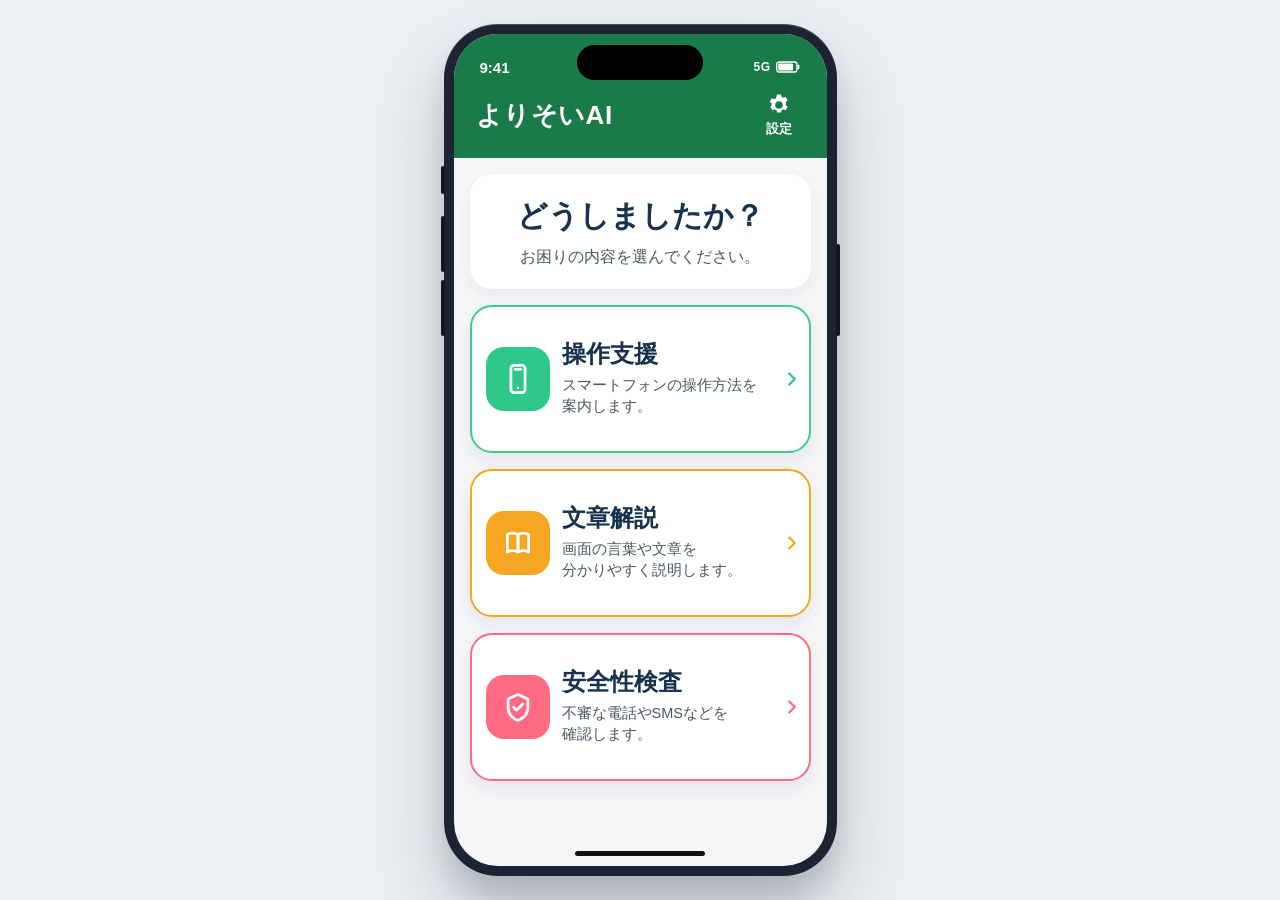
<file: mockups/home.html>
<!DOCTYPE html>
<html lang="ja">
<head>
  <meta charset="UTF-8">
  <meta name="viewport" content="width=device-width, initial-scale=1">
  <title>よりそいAI</title>
  <style>
    * { box-sizing: border-box; margin: 0; padding: 0; }
    body {
      min-height: 100vh;
      display: grid;
      place-items: center;
      background: #eceff4;
      font-family: "Hiragino Sans", "Yu Gothic", "Yu Gothic UI", sans-serif;
    }
    .device {
      width: 393px;
      height: 852px;
      background: #1c2333;
      border-radius: 54px;
      padding: 10px;
      position: relative;
      box-shadow:
        0 18px 24px rgba(28, 35, 51, 0.12),
        0 40px 70px rgba(28, 35, 51, 0.22),
        inset 0 1px 0 rgba(255, 255, 255, 0.2);
    }
    .btn-l,
    .btn-l2,
    .btn-l3,
    .btn-r {
      position: absolute;
      background: #121722;
      width: 4px;
      border-radius: 2px;
    }
    .btn-l { left: -3px; top: 142px; height: 28px; }
    .btn-l2 { left: -3px; top: 192px; height: 56px; }
    .btn-l3 { left: -3px; top: 256px; height: 56px; }
    .btn-r { right: -3px; top: 220px; height: 92px; }
    .screen {
      height: 100%;
      border-radius: 44px;
      overflow: hidden;
      background: #f4f6f8;
      display: flex;
      flex-direction: column;
      position: relative;
    }
    .island {
      position: absolute;
      top: 11px;
      left: 50%;
      transform: translateX(-50%);
      width: 126px;
      height: 35px;
      background: #000;
      border-radius: 20px;
      z-index: 6;
    }
    .top {
      background: #1b7a4a;
      padding: 0 20px 16px;
      color: #fff;
    }
    .status {
      height: 52px;
      padding: 14px 6px 0;
      display: flex;
      justify-content: space-between;
      align-items: center;
      font-size: 15px;
      font-weight: 700;
    }
    .status-right {
      display: flex;
      align-items: center;
      gap: 5px;
    }
    .fiveg {
      font-size: 12px;
      font-weight: 800;
      letter-spacing: 0.04em;
    }
    .appbar {
      display: flex;
      justify-content: space-between;
      align-items: center;
      padding: 6px 2px 4px;
    }
    .app-name {
      font-size: 26px;
      font-weight: 700;
      letter-spacing: 0.02em;
    }
    .settings {
      border: 0;
      background: transparent;
      color: #fff;
      font-family: inherit;
      display: flex;
      flex-direction: column;
      align-items: center;
      gap: 2px;
      min-width: 52px;
    }
    .settings span {
      font-size: 13px;
      font-weight: 700;
    }
    .body {
      flex: 1;
      padding: 16px 16px 0;
      display: flex;
      flex-direction: column;
      gap: 16px;
    }
    .hero {
      background: #fff;
      border-radius: 22px;
      padding: 22px 16px 20px;
      text-align: center;
      box-shadow: 0 6px 16px rgba(28, 35, 51, 0.06);
    }
    .hero h1 {
      font-size: 30px;
      font-weight: 700;
      color: #16324d;
      line-height: 1.35;
      margin-bottom: 8px;
    }
    .hero p {
      font-size: 16px;
      color: #4b5563;
      line-height: 1.5;
    }
    .action {
      appearance: none;
      width: 100%;
      min-height: 148px;
      border-radius: 22px;
      background: #fff;
      padding: 16px 10px 16px 14px;
      display: grid;
      grid-template-columns: 64px 1fr 18px;
      gap: 12px;
      align-items: center;
      text-align: left;
      font-family: inherit;
      box-shadow: 0 8px 18px rgba(28, 35, 51, 0.07);
    }
    .guide { border: 2.5px solid #3dcc8a; }
    .text { border: 2.5px solid #f5a623; }
    .safe { border: 2.5px solid #ff6b81; }
    .icon {
      width: 64px;
      height: 64px;
      border-radius: 18px;
      display: grid;
      place-items: center;
    }
    .icon svg {
      width: 34px;
      height: 34px;
      fill: none;
      stroke: #fff;
      stroke-width: 1.9;
      stroke-linecap: round;
      stroke-linejoin: round;
    }
    .guide .icon { background: #2ec98a; }
    .text .icon { background: #f5a623; }
    .safe .icon { background: #ff6b81; }
    .copy h2 {
      font-size: 24px;
      font-weight: 700;
      color: #16324d;
      line-height: 1.2;
      margin-bottom: 6px;
    }
    .copy p {
      font-size: 14.5px;
      line-height: 1.45;
      color: #4b5563;
      word-break: keep-all;
    }
    .chev { width: 22px; height: 22px; }
    .guide .chev { color: #2ec98a; }
    .text .chev { color: #f5a623; }
    .safe .chev { color: #ff6b81; }
    .home-bar {
      height: 26px;
      display: grid;
      place-items: center;
    }
    .home-bar span {
      width: 130px;
      height: 5px;
      background: #111;
      border-radius: 99px;
    }
  </style>
</head>
<body>
  <main class="device" aria-label="よりそいAI ホーム画面">
    <span class="btn-l"></span>
    <span class="btn-l2"></span>
    <span class="btn-l3"></span>
    <span class="btn-r"></span>
    <section class="screen">
      <div class="island" aria-hidden="true"></div>
      <div class="top">
        <div class="status">
          <span>9:41</span>
          <div class="status-right" aria-hidden="true">
            <span class="fiveg">5G</span>
            <svg width="25" height="12" viewBox="0 0 25 12"><rect x="0.7" y="1" width="20.2" height="10" rx="2.2" stroke="#fff" fill="none" stroke-width="1.3"/><rect x="2.2" y="2.5" width="14.8" height="7" rx="1.1" fill="#fff"/><rect x="21.6" y="3.8" width="1.8" height="4.4" rx="0.6" fill="#fff"/></svg>
          </div>
        </div>
        <header class="appbar">
          <p class="app-name">よりそいAI</p>
          <button type="button" class="settings" aria-label="設定・利用情報">
            <svg width="26" height="26" viewBox="0 0 24 24" aria-hidden="true">
              <path fill="#fff" d="M10.1 2.3h3.8l.35 2.15c.62.2 1.2.5 1.73.9l2.15-.85 1.9 3.25-1.75 1.35c.12.5.2 1.02.2 1.55s-.08 1.05-.2 1.55l1.75 1.35-1.9 3.25-2.15-.85c-.53.4-1.11.7-1.73.9l-.35 2.15h-3.8l-.35-2.15c-.62-.2-1.2-.5-1.73-.9l-2.15.85-1.9-3.25 1.75-1.35A6.7 6.7 0 0 1 5 12c0-.53.08-1.05.2-1.55L3.45 9.1l1.9-3.25 2.15.85c.53-.4 1.11-.7 1.73-.9L10.1 2.3Zm1.9 6.3A3.4 3.4 0 1 0 12 15.5 3.4 3.4 0 0 0 12 8.6Z"/>
            </svg>
            <span>設定</span>
          </button>
        </header>
      </div>
      <div class="body">
        <div class="hero">
          <h1>どうしましたか？</h1>
          <p>お困りの内容を選んでください。</p>
        </div>
        <button type="button" class="action guide">
          <span class="icon" aria-hidden="true">
            <svg viewBox="0 0 24 24">
              <rect x="7" y="2.4" width="10" height="19.2" rx="2.2"/>
              <path d="M10 5.2h4"/>
              <circle cx="12" cy="18.4" r="0.85" fill="#fff" stroke="none"/>
            </svg>
          </span>
          <span class="copy">
            <h2>操作支援</h2>
            <p>スマートフォンの操作方法を<br>案内します。</p>
          </span>
          <svg class="chev" viewBox="0 0 24 24" aria-hidden="true"><path d="M9 6l6 6-6 6" fill="none" stroke="currentColor" stroke-width="2.6" stroke-linecap="round" stroke-linejoin="round"/></svg>
        </button>
        <button type="button" class="action text">
          <span class="icon" aria-hidden="true">
            <svg viewBox="0 0 24 24">
              <path d="M4.5 6c2.3-1.3 4.7-1.4 7.5 0v12.4c-2.8-1.4-5.2-1.3-7.5 0V6z"/>
              <path d="M19.5 6c-2.3-1.3-4.7-1.4-7.5 0v12.4c2.8-1.4 5.2-1.3 7.5 0V6z"/>
            </svg>
          </span>
          <span class="copy">
            <h2>文章解説</h2>
            <p>画面の言葉や文章を<br>分かりやすく説明します。</p>
          </span>
          <svg class="chev" viewBox="0 0 24 24" aria-hidden="true"><path d="M9 6l6 6-6 6" fill="none" stroke="currentColor" stroke-width="2.6" stroke-linecap="round" stroke-linejoin="round"/></svg>
        </button>
        <button type="button" class="action safe">
          <span class="icon" aria-hidden="true">
            <svg viewBox="0 0 24 24">
              <path d="M12 3.2 5 6.4v6.1c0 4.3 2.9 7.4 7 9.1 4.1-1.7 7-4.8 7-9.1V6.4L12 3.2z"/>
              <path d="m8.8 12.1 2.2 2.2 4.3-4.4"/>
            </svg>
          </span>
          <span class="copy">
            <h2>安全性検査</h2>
            <p>不審な電話やSMSなどを<br>確認します。</p>
          </span>
          <svg class="chev" viewBox="0 0 24 24" aria-hidden="true"><path d="M9 6l6 6-6 6" fill="none" stroke="currentColor" stroke-width="2.6" stroke-linecap="round" stroke-linejoin="round"/></svg>
        </button>
      </div>
      <div class="home-bar" aria-hidden="true"><span></span></div>
    </section>
  </main>
</body>
</html>
</file>
<file: app.css>
:root {
  --green: #1b7a4a;
  --navy: #16324d;
  --muted: #4b5563;
  --bg: #f4f6f8;
  --card: #fff;
  --line: #d7ddd8;
  --mint: #2ec98a;
  --orange: #f5a623;
  --pink: #ff6b81;
}
* { box-sizing: border-box; margin: 0; padding: 0; }
html, body {
  min-height: 100%;
  width: 100%;
  max-width: 100%;
  overflow-x: hidden;
}
body {
  font-family: "Hiragino Sans", "Yu Gothic", "Yu Gothic UI", sans-serif;
  background: #d9dee6;
  color: var(--navy);
}
.phone {
  width: 100%;
  max-width: 100%;
  min-height: 100dvh;
  margin: 0;
  background: var(--bg);
  display: flex;
  flex-direction: column;
  padding-bottom: env(safe-area-inset-bottom);
  overflow-x: hidden;
}
@media (min-width: 520px) {
  body:has(.phone) { display: flex; justify-content: center; }
  .phone {
    width: 430px;
    max-width: 430px;
    flex-shrink: 0;
  }
}
.top {
  background: var(--green);
  color: #fff;
  padding: calc(10px + env(safe-area-inset-top)) 14px 14px;
  min-width: 0;
}
.appbar {
  display: grid;
  grid-template-columns: 36px minmax(0, 1fr) 52px;
  align-items: center;
  gap: 6px;
  min-height: 48px;
  min-width: 0;
}
.appbar.home {
  display: flex;
  justify-content: space-between;
  align-items: center;
  gap: 8px;
}
.back, .settings {
  border: 0;
  background: transparent;
  color: #fff;
  font-family: inherit;
  display: flex;
  flex-direction: column;
  align-items: center;
  justify-content: center;
  gap: 2px;
  text-decoration: none;
  flex-shrink: 0;
}
.settings span { font-size: 13px; font-weight: 700; }
.app-name {
  font-size: 22px;
  font-weight: 700;
  line-height: 1.2;
  min-width: 0;
  overflow: hidden;
  text-overflow: ellipsis;
  white-space: nowrap;
}
.screen-name { font-size: 13px; font-weight: 700; opacity: 0.9; margin-top: 2px; }
.body, .chat {
  flex: 1;
  min-width: 0;
  padding: 16px 16px 12px;
  display: flex;
  flex-direction: column;
  gap: 12px;
}
.hero {
  background: var(--card);
  border-radius: 20px;
  padding: 20px 16px 16px;
  text-align: center;
  box-shadow: 0 6px 16px rgba(28, 35, 51, 0.06);
}
.hero h1 {
  font-size: 26px;
  font-weight: 700;
  line-height: 1.35;
  margin-bottom: 8px;
}
.hero p { font-size: 16px; color: var(--muted); line-height: 1.5; }
.hero, .action, .sheet, .coach, .alert, .thread, .bubble, .warn {
  min-width: 0;
  max-width: 100%;
}
.action {
  appearance: none;
  width: 100%;
  min-height: 120px;
  border-radius: 22px;
  background: var(--card);
  padding: 16px 10px 16px 12px;
  display: flex;
  align-items: center;
  gap: 10px;
  text-align: left;
  font-family: inherit;
  text-decoration: none;
  color: inherit;
  box-shadow: 0 8px 18px rgba(28, 35, 51, 0.07);
}
.guide { border: 2.5px solid #3dcc8a; }
.text { border: 2.5px solid #f5a623; }
.safe { border: 2.5px solid #ff6b81; }
.icon {
  width: 56px;
  height: 56px;
  border-radius: 16px;
  display: grid;
  place-items: center;
  flex: 0 0 56px;
}
.icon svg {
  width: 34px;
  height: 34px;
  fill: none;
  stroke: #fff;
  stroke-width: 1.9;
  stroke-linecap: round;
  stroke-linejoin: round;
}
.guide .icon { background: var(--mint); }
.text .icon { background: var(--orange); }
.safe .icon { background: var(--pink); }
.copy { min-width: 0; flex: 1; overflow: hidden; }
.copy h2 {
  font-size: 22px;
  font-weight: 700;
  line-height: 1.2;
  margin-bottom: 6px;
  overflow-wrap: anywhere;
}
.copy p {
  font-size: 14.5px;
  line-height: 1.45;
  color: var(--muted);
  overflow-wrap: anywhere;
}
.chev {
  flex: 0 0 10px;
  width: 10px;
  height: 10px;
  border-right: 2.5px solid currentColor;
  border-bottom: 2.5px solid currentColor;
  transform: rotate(-45deg);
  margin-right: 2px;
}
.guide .chev { color: var(--mint); }
.text .chev { color: var(--orange); }
.safe .chev { color: var(--pink); }
.compose, .composer {
  display: grid;
  grid-template-columns: 1fr 64px;
  gap: 10px;
}
.field {
  min-height: 64px;
  border: 2px solid var(--line);
  background: #fff;
  border-radius: 18px;
  padding: 12px 14px;
  font-size: 16px;
  color: #8b949e;
  display: flex;
  align-items: center;
  line-height: 1.4;
  text-decoration: none;
}
.mic {
  border: 0;
  background: var(--green);
  color: #fff;
  border-radius: 18px;
  display: flex;
  flex-direction: column;
  align-items: center;
  justify-content: center;
  gap: 2px;
  font-family: inherit;
  font-size: 12px;
  font-weight: 700;
  text-decoration: none;
}
.label {
  font-size: 15px;
  font-weight: 700;
  padding: 2px 4px 0;
}
.choice {
  appearance: none;
  width: 100%;
  min-height: 58px;
  border: 2px solid var(--line);
  background: #fff;
  border-radius: 16px;
  padding: 10px 12px 10px 16px;
  display: flex;
  align-items: center;
  justify-content: space-between;
  gap: 10px;
  text-align: left;
  font-family: inherit;
  font-size: 17px;
  font-weight: 700;
  color: var(--navy);
  text-decoration: none;
}
.choice svg { width: 20px; height: 20px; color: var(--green); flex-shrink: 0; }
.user {
  align-self: flex-end;
  max-width: 82%;
  background: var(--green);
  color: #fff;
  border-radius: 18px 18px 6px 18px;
  padding: 12px 14px;
  font-size: 16px;
  font-weight: 700;
  line-height: 1.45;
}
.ai {
  background: #fff;
  border-radius: 18px;
  padding: 14px 16px 12px;
  box-shadow: 0 6px 16px rgba(28, 35, 51, 0.06);
}
.ai p { font-size: 16px; font-weight: 700; line-height: 1.5; }
.ai .sub { margin-top: 4px; font-size: 14px; font-weight: 500; color: var(--muted); }
.composer { padding: 0 16px 12px; }

.gallery {
  max-width: 720px;
  margin: 0 auto;
  padding: 28px 18px 48px;
}
.gallery h1 { font-size: 28px; margin-bottom: 8px; }
.gallery .lead { color: var(--muted); margin-bottom: 24px; line-height: 1.6; }
.cards { display: grid; gap: 16px; }
.card {
  display: block;
  background: #fff;
  border-radius: 20px;
  overflow: hidden;
  text-decoration: none;
  color: inherit;
  box-shadow: 0 10px 24px rgba(28, 35, 51, 0.08);
}
.card img {
  display: block;
  width: 100%;
  height: 320px;
  object-fit: contain;
  background: #eceff4;
}
.card .meta { padding: 14px 16px 16px; }
.card h2 { font-size: 18px; margin-bottom: 4px; }
.card p { font-size: 14px; color: var(--muted); line-height: 1.5; }
.gallery h2.section {
  font-size: 20px;
  margin: 28px 0 8px;
}
.gallery .lead.tight { margin-bottom: 16px; }
@media (min-width: 900px) {
  .cards { grid-template-columns: 1fr 1fr 1fr; }
}
@media (min-width: 700px) and (max-width: 899px) {
  .cards { grid-template-columns: 1fr 1fr; }
}

.phone.scene {
  background: #000;
  position: relative;
  overflow: hidden;
  font-family: -apple-system, BlinkMacSystemFont, "Hiragino Sans", "Hiragino Kaku Gothic ProN", "Yu Gothic", sans-serif;
}
.ios-status {
  display: flex;
  justify-content: space-between;
  align-items: center;
  padding: calc(12px + env(safe-area-inset-top)) 28px 8px 30px;
  font-size: 16px;
  font-weight: 600;
  letter-spacing: -0.3px;
  position: relative;
  z-index: 6;
}
.ios-status.light { color: #fff; }
.ios-status.dark { color: #000; }
.ios-status .right {
  display: flex;
  align-items: center;
  gap: 6px;
}
.wallpaper {
  position: absolute;
  inset: 0;
  background:
    radial-gradient(120% 80% at 20% 10%, #7dd3fc 0%, transparent 50%),
    radial-gradient(90% 70% at 90% 20%, #f9a8d4 0%, transparent 46%),
    linear-gradient(180deg, #60a5fa 0%, #818cf8 38%, #fb7185 78%, #fdba74 100%);
}
.home-grid {
  position: relative;
  z-index: 1;
  display: grid;
  grid-template-columns: repeat(4, 1fr);
  gap: 20px 10px;
  padding: 12px 22px 8px;
}
.tile {
  display: flex;
  flex-direction: column;
  align-items: center;
  gap: 6px;
  color: #fff;
}
.tile .mark {
  width: 62px;
  height: 62px;
  border-radius: 14px;
  display: grid;
  place-items: center;
  box-shadow: 0 10px 16px rgba(0, 0, 0, 0.18);
}
.tile .mark svg {
  width: 30px;
  height: 30px;
  fill: none;
  stroke: #fff;
  stroke-width: 1.8;
  stroke-linecap: round;
  stroke-linejoin: round;
}
.tile span { font-size: 12px; font-weight: 500; text-shadow: 0 1px 2px rgba(0,0,0,0.35); }
.tile.target .mark {
  outline: 3px solid #fff;
  outline-offset: 3px;
  box-shadow: 0 0 0 7px rgba(10, 132, 255, 0.55), 0 10px 16px rgba(0, 0, 0, 0.18);
}
.ico-call { background: #30d158; }
.ico-mail { background: linear-gradient(180deg, #5ac8fa, #007aff); }
.ico-photo { background: linear-gradient(135deg, #ff2d55, #ffcc00 40%, #34c759 70%, #007aff); }
.ico-map { background: linear-gradient(180deg, #64d2ff, #0a84ff); }
.ico-clock { background: #f2f2f7; }
.ico-clock svg { stroke: #1c1c1e; }
.ico-weather { background: linear-gradient(180deg, #5ac8fa, #007aff); }
.ico-game { background: linear-gradient(180deg, #bf5af2, #af52de); }
.ico-cam { background: linear-gradient(180deg, #8e8e93, #636366); }
.home-grid { flex: 1; }
.dock {
  position: relative;
  z-index: 2;
  margin: auto 16px 8px;
  display: grid;
  grid-template-columns: repeat(4, 1fr);
  align-items: center;
  min-height: 86px;
  padding: 14px 12px;
  border-radius: 32px;
  background: rgba(255, 255, 255, 0.45);
  backdrop-filter: blur(24px);
  -webkit-backdrop-filter: blur(24px);
}
.dock .tile > span:last-child { display: none; }
.dock .mark { width: 58px; height: 58px; margin: 0 auto; }

.coach {
  position: relative;
  z-index: 12;
  margin: 4px 12px 12px;
  background: rgba(255, 255, 255, 0.96);
  backdrop-filter: blur(20px);
  -webkit-backdrop-filter: blur(20px);
  border-radius: 18px;
  padding: 14px 14px 14px 16px;
  box-shadow: 0 12px 28px rgba(0, 0, 0, 0.22);
  display: grid;
  grid-template-columns: minmax(0, 1fr) 52px;
  gap: 10px;
  align-items: start;
  flex-shrink: 0;
}
.coach .who {
  font-size: 13px;
  font-weight: 700;
  color: var(--green);
  margin-bottom: 4px;
}
.coach h2 {
  font-size: 20px;
  font-weight: 700;
  line-height: 1.35;
}
.coach p { font-size: 15px; color: #3c3c43; line-height: 1.5; }
.speak {
  width: 52px;
  height: 52px;
  border-radius: 14px;
  background: var(--green);
  color: #fff;
  display: grid;
  place-items: center;
  border: 0;
}
.inset {
  position: absolute;
  right: 12px;
  top: 268px;
  width: 198px;
  background: rgba(245, 245, 247, 0.94);
  backdrop-filter: blur(24px);
  -webkit-backdrop-filter: blur(24px);
  border-radius: 14px;
  box-shadow: 0 18px 40px rgba(0, 0, 0, 0.28);
  overflow: hidden;
  z-index: 8;
}
.inset .cap {
  font-size: 11px;
  font-weight: 600;
  color: #6e6e73;
  padding: 8px 12px 4px;
}
.inset .row {
  display: flex;
  align-items: center;
  justify-content: space-between;
  width: 100%;
  text-align: left;
  padding: 11px 12px;
  font-size: 16px;
  font-weight: 400;
  color: #1c1c1e;
  border-top: 0.5px solid rgba(60, 60, 67, 0.18);
}
.inset .danger { color: #ff3b30; font-weight: 500; }

.maps {
  position: absolute;
  inset: 0;
  background:
    linear-gradient(180deg, rgba(40, 55, 40, 0.12), rgba(20, 28, 20, 0.28)),
    radial-gradient(circle at 22% 30%, #6d7d4e 0 90px, transparent 91px),
    radial-gradient(circle at 78% 62%, #8a7a52 0 120px, transparent 121px),
    linear-gradient(135deg, #4f5d42 0%, #6a6348 40%, #3f4a38 100%);
}
.maps .street {
  position: absolute;
  background: rgba(210, 200, 170, 0.55);
}
.maps .s1 { left: 0; right: 0; height: 8px; top: 38%; }
.maps .s2 { top: 18%; bottom: 12%; width: 8px; left: 32%; }
.maps .s3 { left: 18%; right: 10%; height: 6px; top: 61%; }
.maps .block {
  position: absolute;
  background: rgba(90, 80, 70, 0.35);
  border-radius: 4px;
}
.search-ios {
  display: none;
  position: absolute;
  left: 12px;
  right: 12px;
  top: 54px;
  height: 44px;
  border-radius: 22px;
  background: rgba(255,255,255,0.96);
  box-shadow: 0 8px 22px rgba(0,0,0,0.16);
  display: flex;
  align-items: center;
  gap: 8px;
  padding: 0 12px 0 14px;
  color: #3c3c43;
  font-size: 16px;
  z-index: 3;
}
.search-ios .mag { flex-shrink: 0; opacity: 0.42; }
.search-ios b { flex: 1; font-weight: 500; color: #8e8e93; }
.search-tools {
  display: flex;
  align-items: center;
  gap: 10px;
  color: #3c3c43;
}
.sheet {
  position: relative;
  z-index: 5;
  margin: 8px 16px auto;
  background: rgba(245, 245, 247, 0.94);
  backdrop-filter: blur(40px);
  -webkit-backdrop-filter: blur(40px);
  border-radius: 26px;
  padding: 20px 16px 14px;
  text-align: center;
  box-shadow: 0 18px 50px rgba(0,0,0,0.22);
}
.sheet .app-ico {
  width: 64px;
  height: 64px;
  margin: 0 auto 12px;
  border-radius: 16px;
  background: linear-gradient(180deg, #5ac8fa, #007aff);
  display: grid;
  place-items: center;
  box-shadow: 0 8px 16px rgba(0,122,255,0.28);
}
.sheet h1 {
  font-size: 17px;
  font-weight: 700;
  line-height: 1.35;
  color: #000;
  margin-bottom: 8px;
  padding: 0 4px;
  overflow-wrap: anywhere;
  word-break: break-word;
}
.sheet .desc {
  font-size: 13px;
  color: #3c3c43;
  line-height: 1.45;
  margin: 0 4px 12px;
  word-break: normal;
}
.mini-map {
  position: relative;
  height: 124px;
  border-radius: 14px;
  overflow: hidden;
  margin-bottom: 12px;
  background:
    radial-gradient(circle at 32% 58%, #9ecb7a 0 34px, transparent 35px),
    linear-gradient(#d9d2c3 0 0) 18% 0 / 10px 100%,
    linear-gradient(#d9d2c3 0 0) 62% 0 / 8px 100%,
    linear-gradient(#d9d2c3 0 0) 0 42% / 100% 8px,
    linear-gradient(#d9d2c3 0 0) 0 78% / 100% 7px,
    linear-gradient(180deg, #f3efe4 0%, #e7e2d4 100%);
  background-repeat: no-repeat;
}
.mini-map .dot {
  position: absolute;
  left: 48%;
  top: 52%;
  width: 16px;
  height: 16px;
  background: #007aff;
  border: 3px solid #fff;
  border-radius: 50%;
  box-shadow: 0 0 0 8px rgba(0,122,255,0.25);
  transform: translate(-50%, -50%);
}
.precise {
  position: absolute;
  left: 10px;
  top: 10px;
  background: rgba(255,255,255,0.94);
  border-radius: 14px;
  padding: 6px 10px;
  font-size: 12px;
  font-weight: 600;
  color: #1c1c1e;
  display: inline-flex;
  align-items: center;
  gap: 4px;
}
.sheet-btns {
  display: flex;
  flex-direction: column;
  gap: 8px;
}
.sheet-btns span {
  min-height: 48px;
  border-radius: 12px;
  background: rgba(120, 120, 128, 0.16);
  display: grid;
  place-items: center;
  font-size: 17px;
  font-weight: 600;
  color: #1c1c1e;
}
.map-tabs {
  position: relative;
  z-index: 4;
  display: grid;
  grid-template-columns: 1fr 1fr 1fr;
  margin: 8px 0 0;
  padding: 6px 0 2px;
  background: rgba(255,255,255,0.94);
  border-top: 0.5px solid rgba(60, 60, 67, 0.18);
  text-align: center;
  font-size: 10px;
  font-weight: 600;
  color: #8e8e93;
}
.map-tabs span {
  display: flex;
  flex-direction: column;
  align-items: center;
  gap: 2px;
}
.map-tabs svg { width: 22px; height: 22px; }
.map-tabs .on { color: #007aff; }

.scene.messages { background: #fff; }
.imsg-head {
  position: relative;
  z-index: 2;
  padding: 2px 16px 8px;
  text-align: center;
}
.imsg-back {
  position: absolute;
  left: 12px;
  top: 6px;
  min-width: 58px;
  height: 34px;
  padding: 0 10px 0 8px;
  border-radius: 17px;
  background: #f2f2f7;
  color: #007aff;
  display: flex;
  align-items: center;
  justify-content: center;
  gap: 1px;
  font-size: 17px;
  font-weight: 600;
}
.avatar {
  width: 54px;
  height: 54px;
  margin: 0 auto 8px;
  border-radius: 50%;
  background: #d8dde6;
  display: grid;
  place-items: end center;
  overflow: hidden;
}
.avatar svg { width: 40px; height: 36px; }
.num-pill {
  display: inline-flex;
  align-items: center;
  gap: 4px;
  background: #f2f2f7;
  border-radius: 16px;
  padding: 6px 12px;
  font-size: 16px;
  font-weight: 600;
}
.num-pill em { font-style: normal; color: #c7c7cc; }
.imsg-head .kind {
  margin-top: 8px;
  font-size: 12px;
  color: #8e8e93;
}
.thread {
  flex: 1;
  background: #fff;
  padding: 4px 12px 8px;
}
.when {
  text-align: center;
  font-size: 12px;
  color: #8e8e93;
  margin: 4px 0 10px;
}
.bubble {
  margin: 0 56px 10px 4px;
  background: #e9e9eb;
  border-radius: 18px;
  padding: 10px 14px;
  font-size: 17px;
  line-height: 1.4;
  color: #000;
}
.bubble .url {
  color: #007aff;
  word-break: break-all;
  display: block;
  margin-top: 6px;
}
.warn {
  text-align: center;
  font-size: 12px;
  color: #8e8e93;
  line-height: 1.45;
  margin: 8px auto 10px;
  max-width: 86%;
  overflow-wrap: break-word;
}
.report {
  display: block;
  width: max-content;
  margin: 0 auto 10px;
  background: #f2f2f7;
  color: #007aff;
  border-radius: 16px;
  padding: 7px 14px;
  font-size: 14px;
  font-weight: 600;
}
.alert {
  margin: 4px 12px 10px;
  background: #fff;
  border-radius: 18px;
  padding: 12px 14px 12px;
  box-shadow: 0 10px 28px rgba(0, 0, 0, 0.12);
  border: 1px solid #ff3b30;
  position: relative;
  z-index: 12;
  flex-shrink: 0;
}
.alert .badge {
  display: inline-block;
  background: #ff3b30;
  color: #fff;
  font-size: 15px;
  font-weight: 700;
  border-radius: 999px;
  padding: 5px 12px;
  margin-bottom: 8px;
}
.alert h2 { font-size: 17px; font-weight: 700; line-height: 1.35; margin-bottom: 6px; }
.alert .src { font-size: 12px; font-weight: 700; color: var(--green); margin-bottom: 6px; }
.alert ul { padding-left: 1.15em; margin: 4px 0 8px; }
.alert li { font-size: 15px; line-height: 1.45; margin: 3px 0; }
.alert .act {
  background: #f2f2f7;
  border-radius: 12px;
  padding: 10px 12px;
  font-size: 15px;
  font-weight: 700;
  line-height: 1.45;
}
.imsg-comp {
  margin: 0 12px 6px;
  display: grid;
  grid-template-columns: 36px 1fr;
  gap: 8px;
  align-items: end;
}
.plus {
  width: 36px;
  height: 36px;
  border-radius: 50%;
  background: #e9e9eb;
  display: grid;
  place-items: center;
  font-size: 24px;
  color: #3c3c43;
  margin-bottom: 6px;
}
.comp-fields {
  background: #fff;
  border: 1px solid #d1d1d6;
  border-radius: 18px;
  padding: 8px 12px 8px;
}
.comp-fields .sub {
  font-size: 15px;
  color: #c7c7cc;
  padding-bottom: 8px;
  border-bottom: 0.5px solid #e5e5ea;
}
.comp-row {
  display: flex;
  align-items: center;
  justify-content: space-between;
  padding-top: 8px;
  font-size: 15px;
  color: #c7c7cc;
}
.home-ind {
  height: 20px;
  display: grid;
  place-items: center;
  position: relative;
  z-index: 8;
}
.home-ind span {
  width: 128px;
  height: 5px;
  background: #000;
  border-radius: 99px;
  opacity: 0.9;
}
.home-ind.light span { background: #fff; }
</file>
